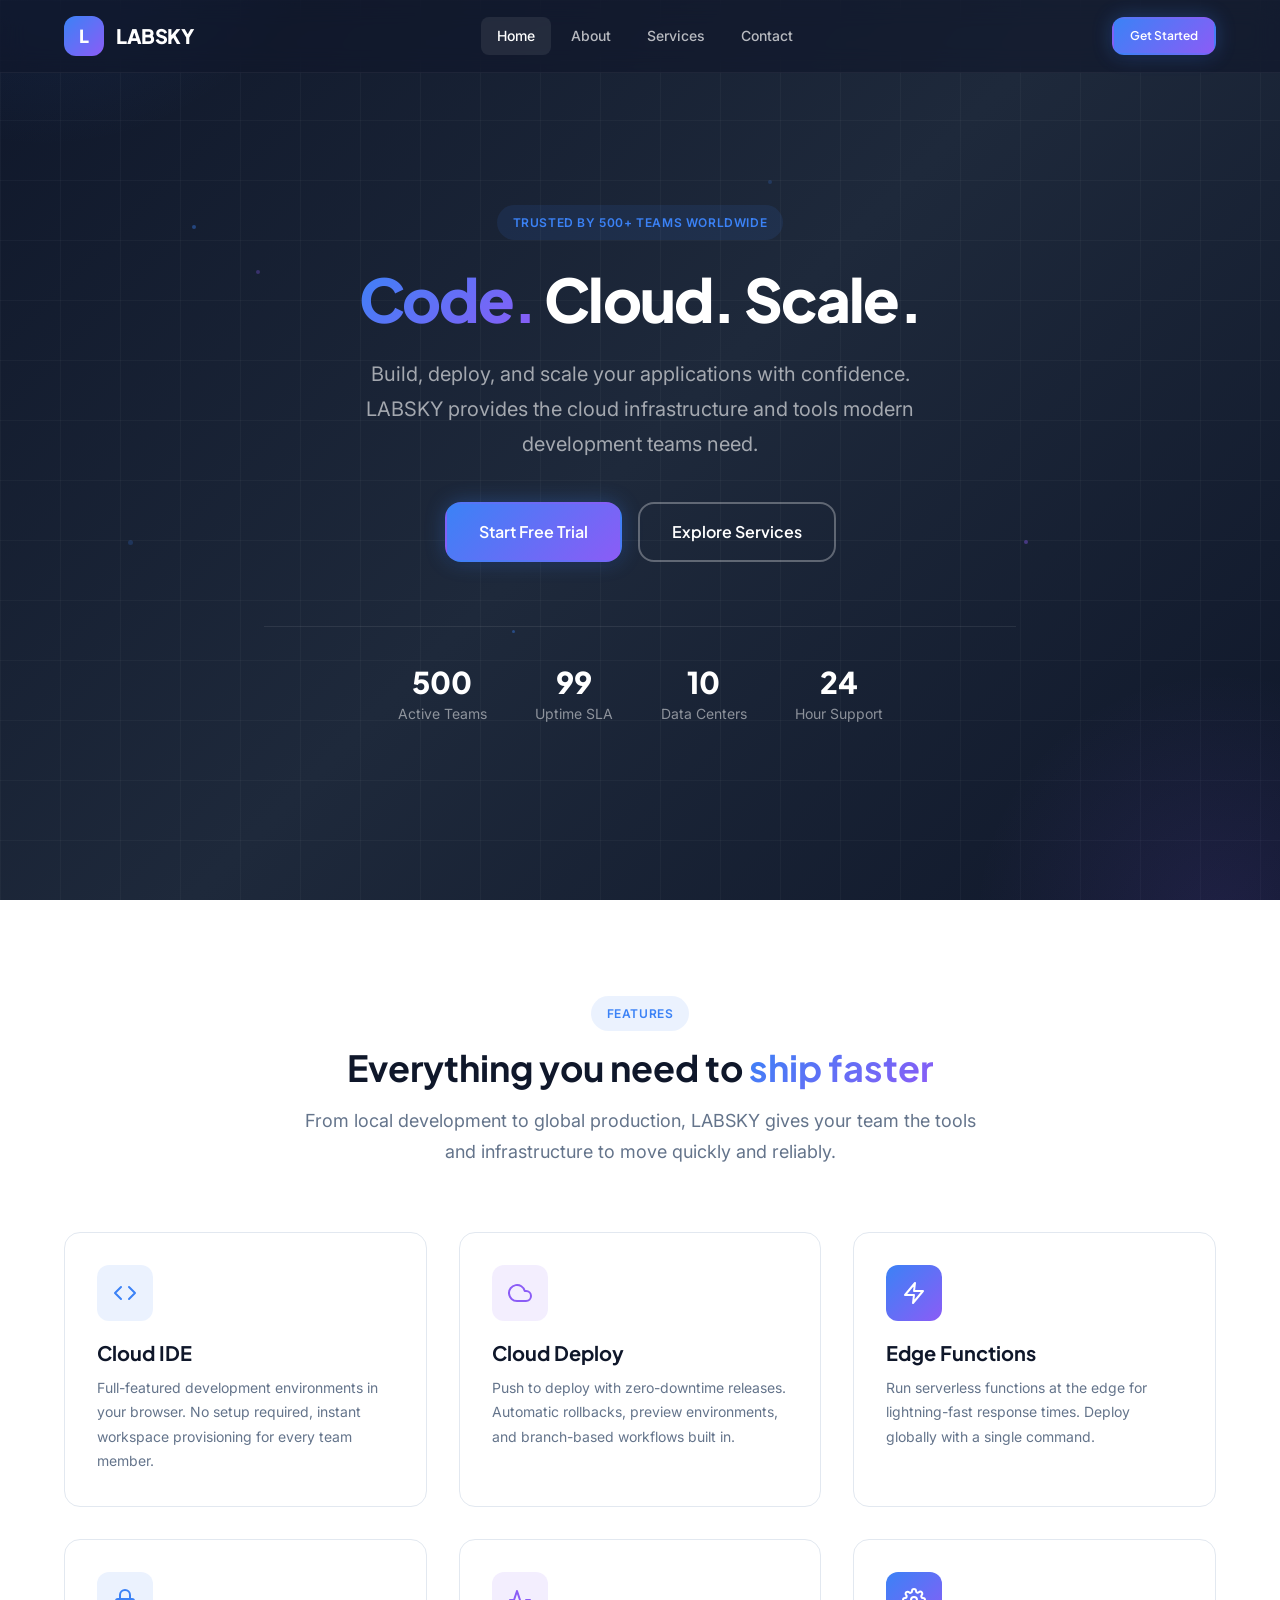
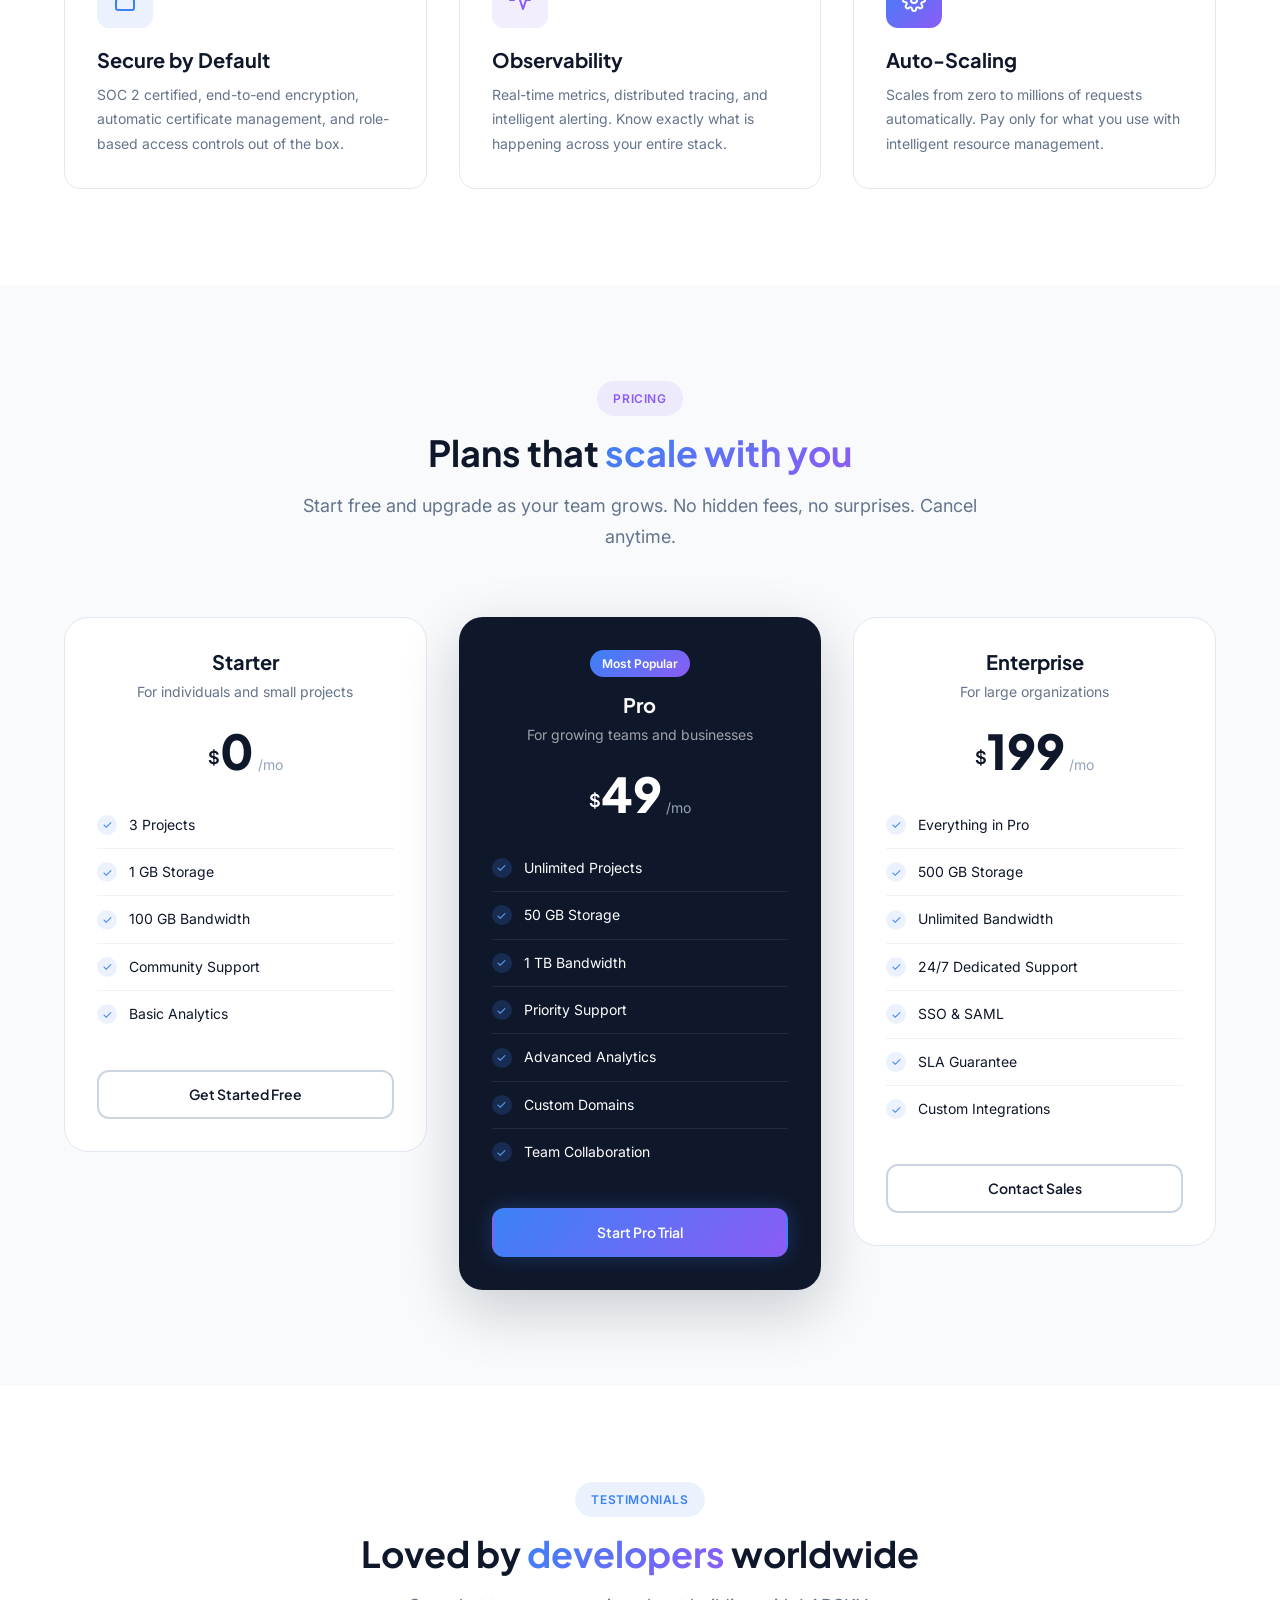
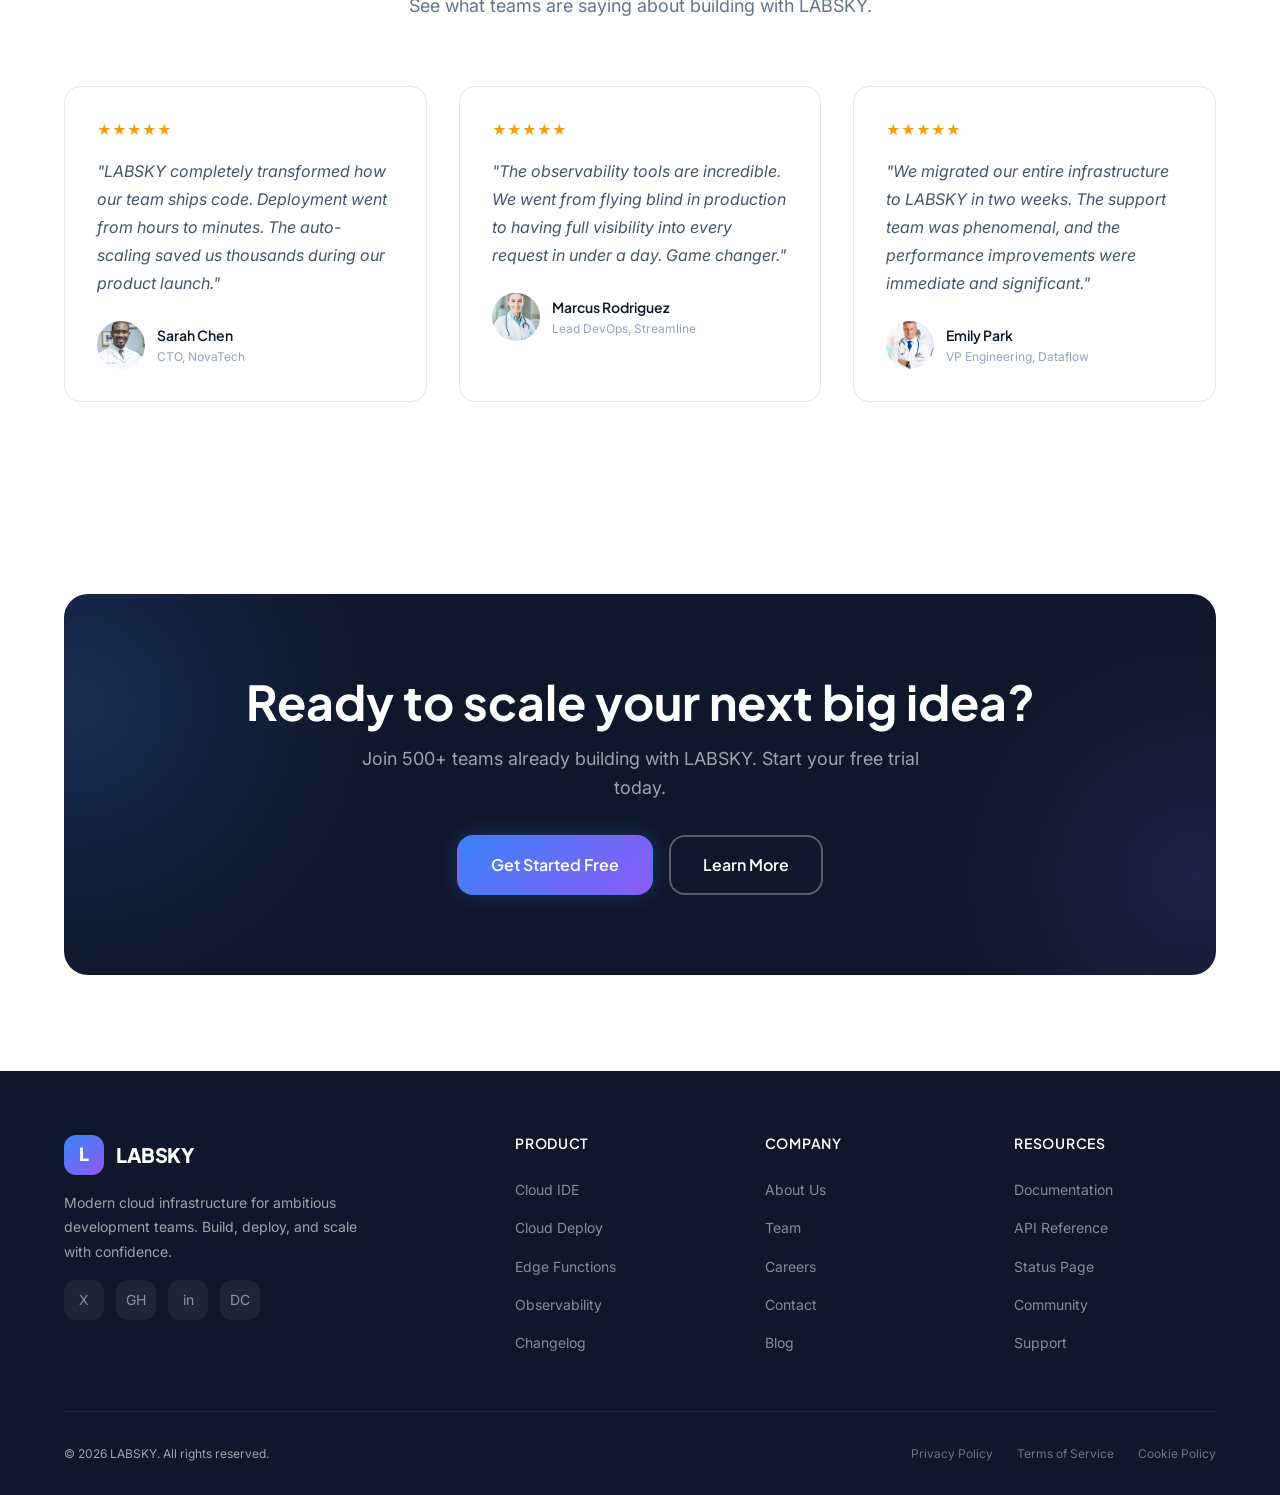
<file: index.html>
<!DOCTYPE html>
<html lang="en">
<head>
  <meta charset="UTF-8">
  <meta name="viewport" content="width=device-width, initial-scale=1.0">
  <title>LABSKY — Code. Cloud. Scale.</title>
  <meta name="description" content="LABSKY is a modern tech startup providing cloud-native development, scalable infrastructure, and intelligent automation for ambitious teams.">
  <link rel="stylesheet" href="assets/css/style.css">
</head>
<body>

  <!-- ============ HEADER ============ -->
  <header class="header">
    <div class="container header-inner">
      <a href="index.html" class="logo">
        <span class="logo-icon">L</span>
        LABSKY
      </a>
      <nav class="nav">
        <a href="index.html" class="active">Home</a>
        <a href="about.html">About</a>
        <a href="services.html">Services</a>
        <a href="contact.html">Contact</a>
      </nav>
      <div class="header-actions">
        <a href="contact.html" class="btn btn-primary btn-sm nav-cta">Get Started</a>
        <button class="burger" aria-label="Toggle navigation">
          <span></span>
          <span></span>
          <span></span>
        </button>
      </div>
    </div>
  </header>

  <!-- Mobile Nav -->
  <nav class="mobile-nav">
    <a href="index.html">Home</a>
    <a href="about.html">About</a>
    <a href="services.html">Services</a>
    <a href="contact.html">Contact</a>
    <a href="contact.html" class="btn btn-primary" style="margin-top:1rem;">Get Started</a>
  </nav>

  <!-- ============ HERO ============ -->
  <section class="hero">
    <div class="hero-grid"></div>
    <div class="hero-particles">
      <div class="hero-particle" style="left:15%;top:25%"></div>
      <div class="hero-particle"></div>
      <div class="hero-particle"></div>
      <div class="hero-particle"></div>
      <div class="hero-particle"></div>
      <div class="hero-particle"></div>
    </div>
    <div class="container hero-content">
      <div class="badge hero-badge">Trusted by 500+ teams worldwide</div>
      <h1>
        <span class="highlight">Code.</span> Cloud. Scale.
      </h1>
      <p class="hero-subtitle">
        Build, deploy, and scale your applications with confidence. LABSKY provides the cloud infrastructure and tools modern development teams need.
      </p>
      <div class="hero-actions">
        <a href="contact.html" class="btn btn-primary btn-lg">Start Free Trial</a>
        <a href="services.html" class="btn btn-outline btn-lg">Explore Services</a>
      </div>
      <div class="hero-stats">
        <div class="hero-stat">
          <span class="hero-stat-value" data-count="500">0</span>
          <span class="hero-stat-label">Active Teams</span>
        </div>
        <div class="hero-stat">
          <span class="hero-stat-value" data-count="99">0</span>
          <span class="hero-stat-label">Uptime SLA</span>
        </div>
        <div class="hero-stat">
          <span class="hero-stat-value" data-count="10">0</span>
          <span class="hero-stat-label">Data Centers</span>
        </div>
        <div class="hero-stat">
          <span class="hero-stat-value" data-count="24">0</span>
          <span class="hero-stat-label">Hour Support</span>
        </div>
      </div>
    </div>
  </section>

  <!-- ============ FEATURES ============ -->
  <section class="section" id="features">
    <div class="container">
      <div class="section-header reveal">
        <span class="badge">Features</span>
        <h2>Everything you need to <span class="text-gradient">ship faster</span></h2>
        <p>From local development to global production, LABSKY gives your team the tools and infrastructure to move quickly and reliably.</p>
      </div>
      <div class="features-grid stagger-children">
        <div class="feature-card reveal">
          <div class="feature-icon blue">
            <svg width="24" height="24" viewBox="0 0 24 24" fill="none" stroke="currentColor" stroke-width="2" stroke-linecap="round" stroke-linejoin="round"><polyline points="16 18 22 12 16 6"/><polyline points="8 6 2 12 8 18"/></svg>
          </div>
          <h3>Cloud IDE</h3>
          <p>Full-featured development environments in your browser. No setup required, instant workspace provisioning for every team member.</p>
        </div>
        <div class="feature-card reveal">
          <div class="feature-icon violet">
            <svg width="24" height="24" viewBox="0 0 24 24" fill="none" stroke="currentColor" stroke-width="2" stroke-linecap="round" stroke-linejoin="round"><path d="M18 10h-1.26A8 8 0 1 0 9 20h9a5 5 0 0 0 0-10z"/></svg>
          </div>
          <h3>Cloud Deploy</h3>
          <p>Push to deploy with zero-downtime releases. Automatic rollbacks, preview environments, and branch-based workflows built in.</p>
        </div>
        <div class="feature-card reveal">
          <div class="feature-icon gradient">
            <svg width="24" height="24" viewBox="0 0 24 24" fill="none" stroke="currentColor" stroke-width="2" stroke-linecap="round" stroke-linejoin="round"><path d="M13 2L3 14h9l-1 8 10-12h-9l1-8z"/></svg>
          </div>
          <h3>Edge Functions</h3>
          <p>Run serverless functions at the edge for lightning-fast response times. Deploy globally with a single command.</p>
        </div>
        <div class="feature-card reveal">
          <div class="feature-icon blue">
            <svg width="24" height="24" viewBox="0 0 24 24" fill="none" stroke="currentColor" stroke-width="2" stroke-linecap="round" stroke-linejoin="round"><rect x="3" y="11" width="18" height="11" rx="2" ry="2"/><path d="M7 11V7a5 5 0 0 1 10 0v4"/></svg>
          </div>
          <h3>Secure by Default</h3>
          <p>SOC 2 certified, end-to-end encryption, automatic certificate management, and role-based access controls out of the box.</p>
        </div>
        <div class="feature-card reveal">
          <div class="feature-icon violet">
            <svg width="24" height="24" viewBox="0 0 24 24" fill="none" stroke="currentColor" stroke-width="2" stroke-linecap="round" stroke-linejoin="round"><path d="M22 12h-4l-3 9L9 3l-3 9H2"/></svg>
          </div>
          <h3>Observability</h3>
          <p>Real-time metrics, distributed tracing, and intelligent alerting. Know exactly what is happening across your entire stack.</p>
        </div>
        <div class="feature-card reveal">
          <div class="feature-icon gradient">
            <svg width="24" height="24" viewBox="0 0 24 24" fill="none" stroke="currentColor" stroke-width="2" stroke-linecap="round" stroke-linejoin="round"><circle cx="12" cy="12" r="3"/><path d="M19.4 15a1.65 1.65 0 0 0 .33 1.82l.06.06a2 2 0 0 1 0 2.83 2 2 0 0 1-2.83 0l-.06-.06a1.65 1.65 0 0 0-1.82-.33 1.65 1.65 0 0 0-1 1.51V21a2 2 0 0 1-2 2 2 2 0 0 1-2-2v-.09A1.65 1.65 0 0 0 9 19.4a1.65 1.65 0 0 0-1.82.33l-.06.06a2 2 0 0 1-2.83 0 2 2 0 0 1 0-2.83l.06-.06A1.65 1.65 0 0 0 4.68 15a1.65 1.65 0 0 0-1.51-1H3a2 2 0 0 1-2-2 2 2 0 0 1 2-2h.09A1.65 1.65 0 0 0 4.6 9a1.65 1.65 0 0 0-.33-1.82l-.06-.06a2 2 0 0 1 0-2.83 2 2 0 0 1 2.83 0l.06.06A1.65 1.65 0 0 0 9 4.68a1.65 1.65 0 0 0 1-1.51V3a2 2 0 0 1 2-2 2 2 0 0 1 2 2v.09a1.65 1.65 0 0 0 1 1.51 1.65 1.65 0 0 0 1.82-.33l.06-.06a2 2 0 0 1 2.83 0 2 2 0 0 1 0 2.83l-.06.06A1.65 1.65 0 0 0 19.4 9a1.65 1.65 0 0 0 1.51 1H21a2 2 0 0 1 2 2 2 2 0 0 1-2 2h-.09a1.65 1.65 0 0 0-1.51 1z"/></svg>
          </div>
          <h3>Auto-Scaling</h3>
          <p>Scales from zero to millions of requests automatically. Pay only for what you use with intelligent resource management.</p>
        </div>
      </div>
    </div>
  </section>

  <!-- ============ PRICING ============ -->
  <section class="section section-light" id="pricing">
    <div class="container">
      <div class="section-header reveal">
        <span class="badge badge-violet">Pricing</span>
        <h2>Plans that <span class="text-gradient">scale with you</span></h2>
        <p>Start free and upgrade as your team grows. No hidden fees, no surprises. Cancel anytime.</p>
      </div>
      <div class="pricing-grid stagger-children">
        <!-- Starter -->
        <div class="pricing-card reveal">
          <h3>Starter</h3>
          <p>For individuals and small projects</p>
          <div class="pricing-amount">
            <span class="pricing-currency">$</span><span class="pricing-value">0</span><span class="pricing-period">/mo</span>
          </div>
          <ul class="pricing-features">
            <li><span class="pricing-check">&#10003;</span> 3 Projects</li>
            <li><span class="pricing-check">&#10003;</span> 1 GB Storage</li>
            <li><span class="pricing-check">&#10003;</span> 100 GB Bandwidth</li>
            <li><span class="pricing-check">&#10003;</span> Community Support</li>
            <li><span class="pricing-check">&#10003;</span> Basic Analytics</li>
          </ul>
          <a href="contact.html" class="btn btn-outline-dark">Get Started Free</a>
        </div>
        <!-- Pro -->
        <div class="pricing-card featured reveal">
          <span class="pricing-badge">Most Popular</span>
          <h3>Pro</h3>
          <p>For growing teams and businesses</p>
          <div class="pricing-amount">
            <span class="pricing-currency">$</span><span class="pricing-value">49</span><span class="pricing-period">/mo</span>
          </div>
          <ul class="pricing-features">
            <li><span class="pricing-check">&#10003;</span> Unlimited Projects</li>
            <li><span class="pricing-check">&#10003;</span> 50 GB Storage</li>
            <li><span class="pricing-check">&#10003;</span> 1 TB Bandwidth</li>
            <li><span class="pricing-check">&#10003;</span> Priority Support</li>
            <li><span class="pricing-check">&#10003;</span> Advanced Analytics</li>
            <li><span class="pricing-check">&#10003;</span> Custom Domains</li>
            <li><span class="pricing-check">&#10003;</span> Team Collaboration</li>
          </ul>
          <a href="contact.html" class="btn btn-primary">Start Pro Trial</a>
        </div>
        <!-- Enterprise -->
        <div class="pricing-card reveal">
          <h3>Enterprise</h3>
          <p>For large organizations</p>
          <div class="pricing-amount">
            <span class="pricing-currency">$</span><span class="pricing-value">199</span><span class="pricing-period">/mo</span>
          </div>
          <ul class="pricing-features">
            <li><span class="pricing-check">&#10003;</span> Everything in Pro</li>
            <li><span class="pricing-check">&#10003;</span> 500 GB Storage</li>
            <li><span class="pricing-check">&#10003;</span> Unlimited Bandwidth</li>
            <li><span class="pricing-check">&#10003;</span> 24/7 Dedicated Support</li>
            <li><span class="pricing-check">&#10003;</span> SSO &amp; SAML</li>
            <li><span class="pricing-check">&#10003;</span> SLA Guarantee</li>
            <li><span class="pricing-check">&#10003;</span> Custom Integrations</li>
          </ul>
          <a href="contact.html" class="btn btn-outline-dark">Contact Sales</a>
        </div>
      </div>
    </div>
  </section>

  <!-- ============ TESTIMONIALS ============ -->
  <section class="section" id="testimonials">
    <div class="container">
      <div class="section-header reveal">
        <span class="badge">Testimonials</span>
        <h2>Loved by <span class="text-gradient">developers</span> worldwide</h2>
        <p>See what teams are saying about building with LABSKY.</p>
      </div>
      <div class="testimonials-grid stagger-children">
        <div class="testimonial-card reveal">
          <div class="testimonial-stars">&#9733;&#9733;&#9733;&#9733;&#9733;</div>
          <p class="testimonial-text">"LABSKY completely transformed how our team ships code. Deployment went from hours to minutes. The auto-scaling saved us thousands during our product launch."</p>
          <div class="testimonial-author">
            <img src="assets/img/team-1.jpg" alt="Sarah Chen" class="testimonial-avatar">
            <div>
              <div class="testimonial-name">Sarah Chen</div>
              <div class="testimonial-role">CTO, NovaTech</div>
            </div>
          </div>
        </div>
        <div class="testimonial-card reveal">
          <div class="testimonial-stars">&#9733;&#9733;&#9733;&#9733;&#9733;</div>
          <p class="testimonial-text">"The observability tools are incredible. We went from flying blind in production to having full visibility into every request in under a day. Game changer."</p>
          <div class="testimonial-author">
            <img src="assets/img/team-2.jpg" alt="Marcus Rodriguez" class="testimonial-avatar">
            <div>
              <div class="testimonial-name">Marcus Rodriguez</div>
              <div class="testimonial-role">Lead DevOps, Streamline</div>
            </div>
          </div>
        </div>
        <div class="testimonial-card reveal">
          <div class="testimonial-stars">&#9733;&#9733;&#9733;&#9733;&#9733;</div>
          <p class="testimonial-text">"We migrated our entire infrastructure to LABSKY in two weeks. The support team was phenomenal, and the performance improvements were immediate and significant."</p>
          <div class="testimonial-author">
            <img src="assets/img/team-3.jpg" alt="Emily Park" class="testimonial-avatar">
            <div>
              <div class="testimonial-name">Emily Park</div>
              <div class="testimonial-role">VP Engineering, Dataflow</div>
            </div>
          </div>
        </div>
      </div>
    </div>
  </section>

  <!-- ============ CTA ============ -->
  <section class="section">
    <div class="container">
      <div class="cta-section reveal-scale">
        <div class="cta-content">
          <h2>Ready to scale your next big idea?</h2>
          <p>Join 500+ teams already building with LABSKY. Start your free trial today.</p>
          <div class="hero-actions">
            <a href="contact.html" class="btn btn-primary btn-lg">Get Started Free</a>
            <a href="services.html" class="btn btn-outline btn-lg">Learn More</a>
          </div>
        </div>
      </div>
    </div>
  </section>

  <!-- ============ FOOTER ============ -->
  <footer class="footer">
    <div class="container">
      <div class="footer-grid">
        <div class="footer-brand">
          <a href="index.html" class="logo">
            <span class="logo-icon">L</span>
            LABSKY
          </a>
          <p>Modern cloud infrastructure for ambitious development teams. Build, deploy, and scale with confidence.</p>
          <div class="footer-social">
            <a href="#" aria-label="Twitter">X</a>
            <a href="#" aria-label="GitHub">GH</a>
            <a href="#" aria-label="LinkedIn">in</a>
            <a href="#" aria-label="Discord">DC</a>
          </div>
        </div>
        <div class="footer-col">
          <h4>Product</h4>
          <a href="services.html">Cloud IDE</a>
          <a href="services.html">Cloud Deploy</a>
          <a href="services.html">Edge Functions</a>
          <a href="services.html">Observability</a>
          <a href="#">Changelog</a>
        </div>
        <div class="footer-col">
          <h4>Company</h4>
          <a href="about.html">About Us</a>
          <a href="about.html">Team</a>
          <a href="#">Careers</a>
          <a href="contact.html">Contact</a>
          <a href="#">Blog</a>
        </div>
        <div class="footer-col">
          <h4>Resources</h4>
          <a href="#">Documentation</a>
          <a href="#">API Reference</a>
          <a href="#">Status Page</a>
          <a href="#">Community</a>
          <a href="#">Support</a>
        </div>
      </div>
      <div class="footer-bottom">
        <p>&copy; <span data-year></span> LABSKY. All rights reserved.</p>
        <div class="footer-bottom-links">
          <a href="#">Privacy Policy</a>
          <a href="#">Terms of Service</a>
          <a href="#">Cookie Policy</a>
        </div>
      </div>
    </div>
  </footer>

  <script src="assets/js/main.js"></script>
</body>
</html>
</file>
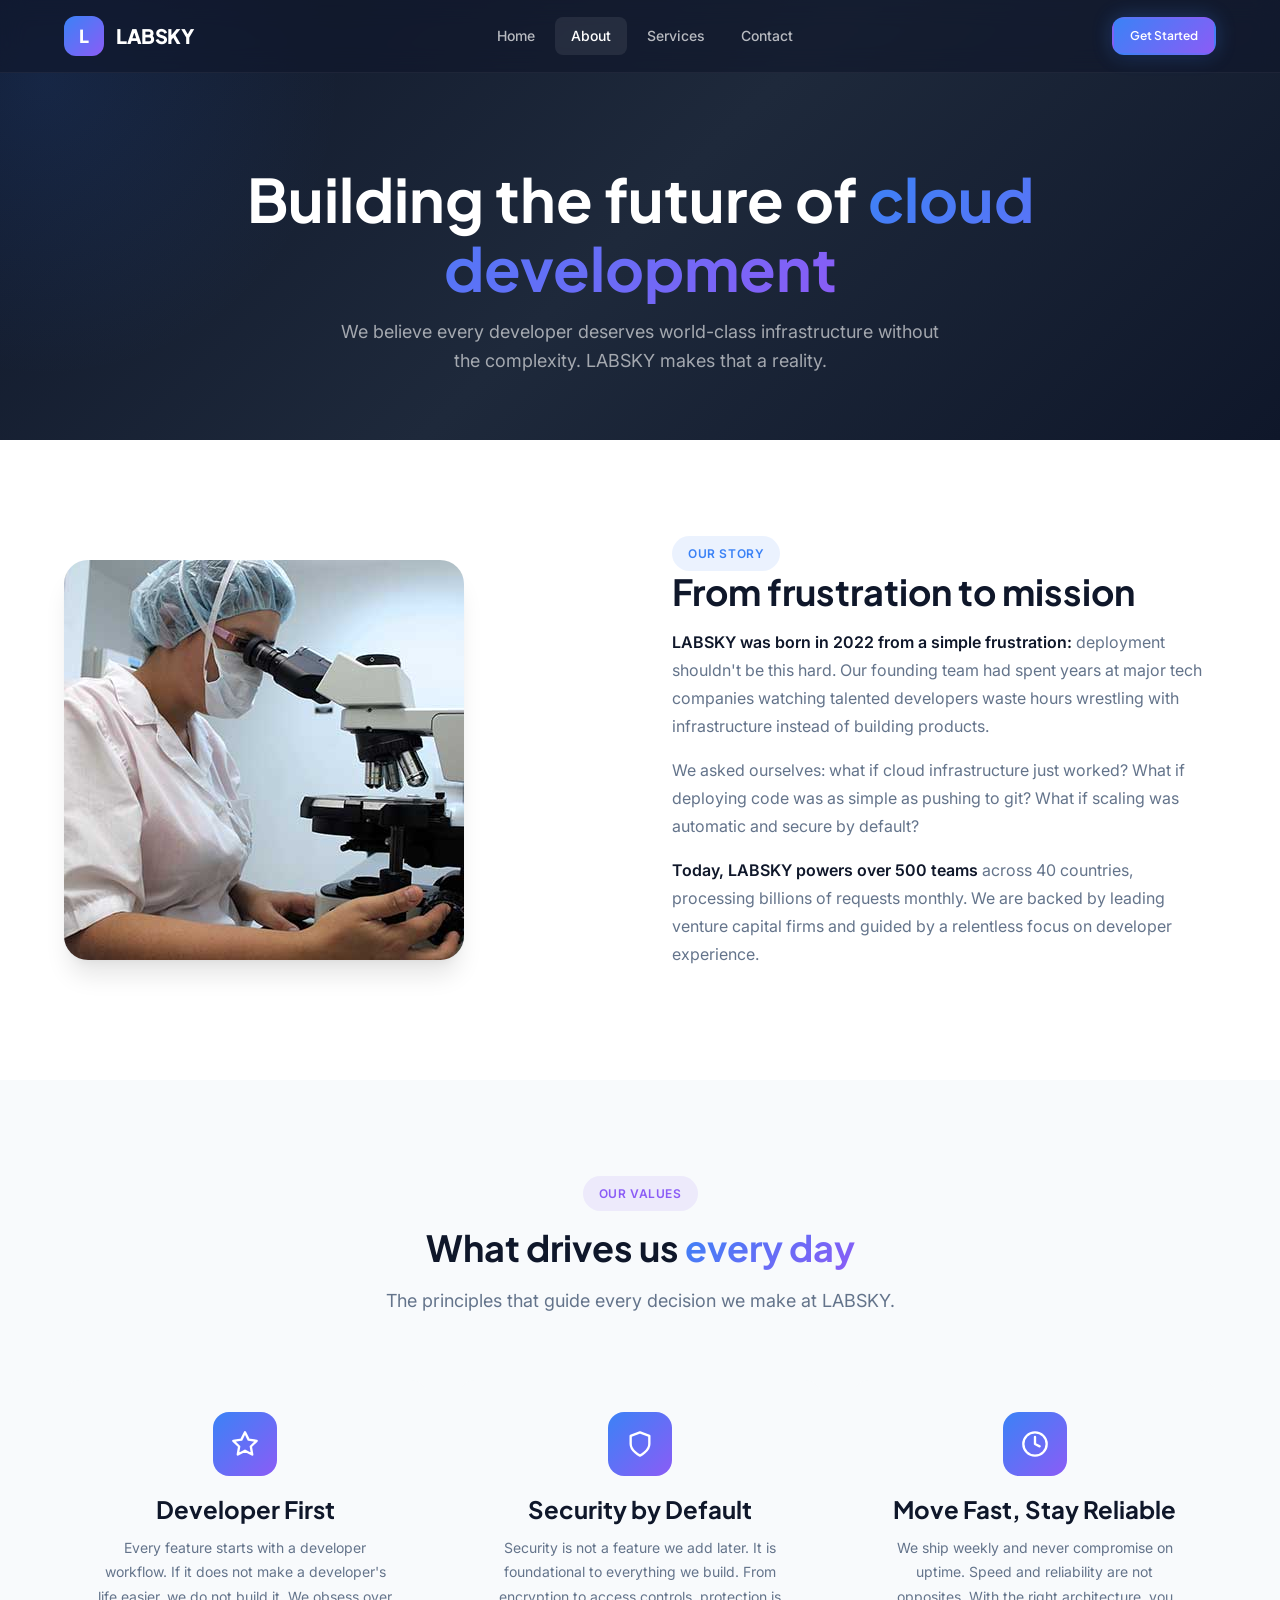
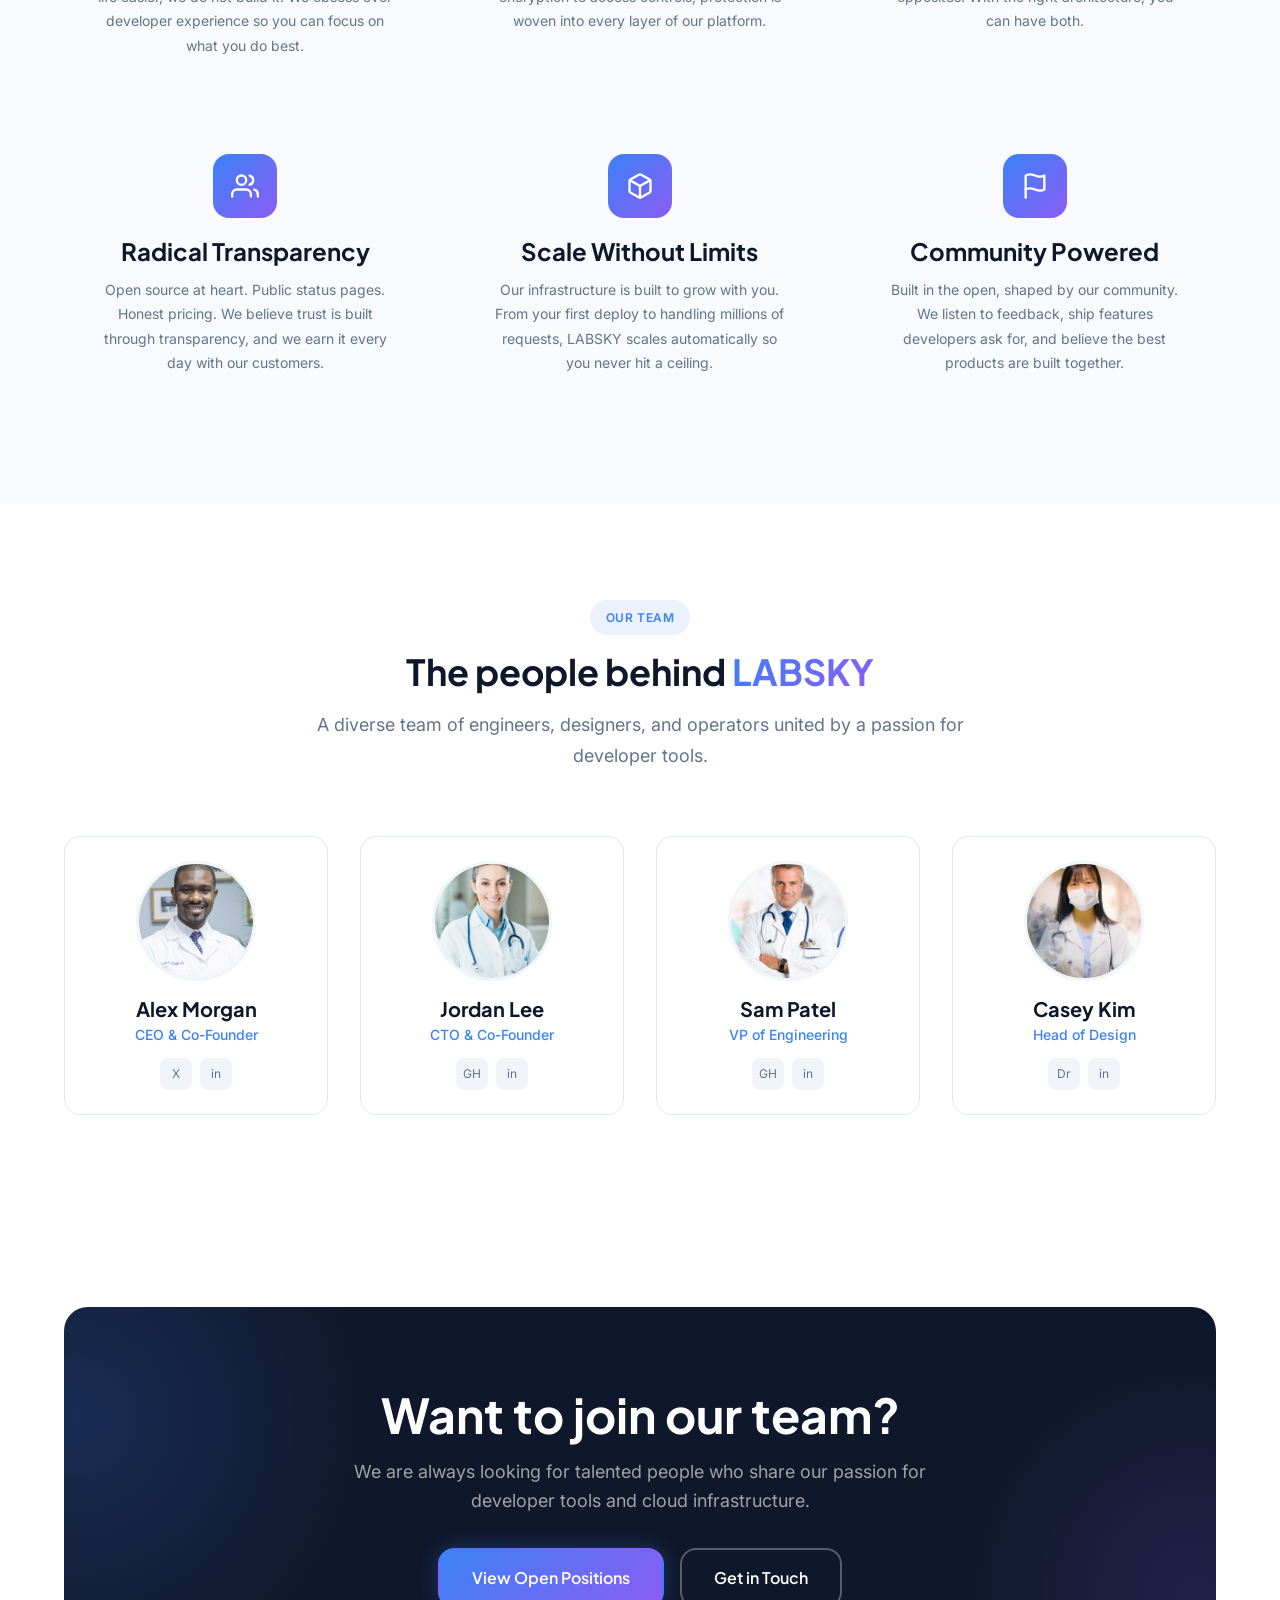
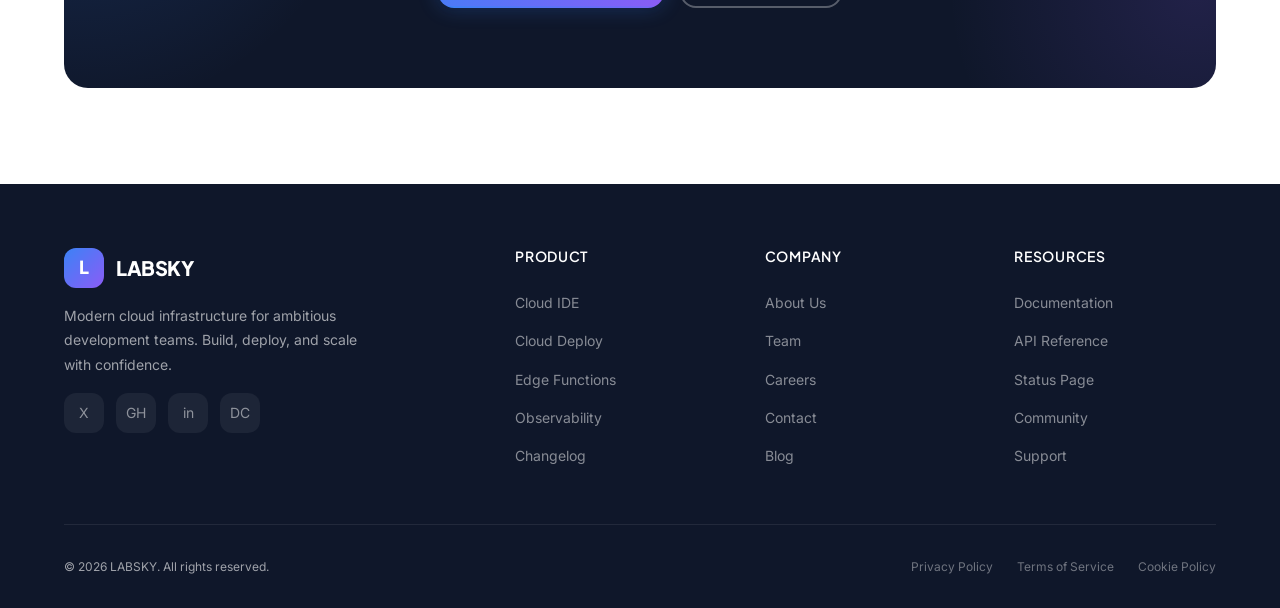
<file: about.html>
<!DOCTYPE html>
<html lang="en">
<head>
  <meta charset="UTF-8">
  <meta name="viewport" content="width=device-width, initial-scale=1.0">
  <title>About Us — LABSKY</title>
  <meta name="description" content="Learn about LABSKY — our mission to empower developers with modern cloud infrastructure, our team, and the values that drive us.">
  <link rel="stylesheet" href="assets/css/style.css">
</head>
<body>

  <!-- ============ HEADER ============ -->
  <header class="header">
    <div class="container header-inner">
      <a href="index.html" class="logo">
        <span class="logo-icon">L</span>
        LABSKY
      </a>
      <nav class="nav">
        <a href="index.html">Home</a>
        <a href="about.html" class="active">About</a>
        <a href="services.html">Services</a>
        <a href="contact.html">Contact</a>
      </nav>
      <div class="header-actions">
        <a href="contact.html" class="btn btn-primary btn-sm nav-cta">Get Started</a>
        <button class="burger" aria-label="Toggle navigation">
          <span></span>
          <span></span>
          <span></span>
        </button>
      </div>
    </div>
  </header>

  <!-- Mobile Nav -->
  <nav class="mobile-nav">
    <a href="index.html">Home</a>
    <a href="about.html">About</a>
    <a href="services.html">Services</a>
    <a href="contact.html">Contact</a>
    <a href="contact.html" class="btn btn-primary" style="margin-top:1rem;">Get Started</a>
  </nav>

  <!-- ============ PAGE HERO ============ -->
  <section class="about-hero">
    <div class="container">
      <h1>Building the future of <span class="text-gradient">cloud development</span></h1>
      <p>We believe every developer deserves world-class infrastructure without the complexity. LABSKY makes that a reality.</p>
    </div>
  </section>

  <!-- ============ STORY ============ -->
  <section class="section">
    <div class="container">
      <div class="story-content">
        <div class="reveal-left">
          <img src="assets/img/about-1.jpg" alt="LABSKY team collaboration">
        </div>
        <div class="reveal-right">
          <span class="badge">Our Story</span>
          <h2>From frustration to mission</h2>
          <p><strong>LABSKY was born in 2022 from a simple frustration:</strong> deployment shouldn't be this hard. Our founding team had spent years at major tech companies watching talented developers waste hours wrestling with infrastructure instead of building products.</p>
          <p>We asked ourselves: what if cloud infrastructure just worked? What if deploying code was as simple as pushing to git? What if scaling was automatic and secure by default?</p>
          <p><strong>Today, LABSKY powers over 500 teams</strong> across 40 countries, processing billions of requests monthly. We are backed by leading venture capital firms and guided by a relentless focus on developer experience.</p>
        </div>
      </div>
    </div>
  </section>

  <!-- ============ VALUES ============ -->
  <section class="section section-light">
    <div class="container">
      <div class="section-header reveal">
        <span class="badge badge-violet">Our Values</span>
        <h2>What drives us <span class="text-gradient">every day</span></h2>
        <p>The principles that guide every decision we make at LABSKY.</p>
      </div>
      <div class="values-grid stagger-children">
        <div class="value-card reveal">
          <div class="value-icon">
            <svg width="28" height="28" viewBox="0 0 24 24" fill="none" stroke="currentColor" stroke-width="2" stroke-linecap="round" stroke-linejoin="round"><polygon points="12 2 15.09 8.26 22 9.27 17 14.14 18.18 21.02 12 17.77 5.82 21.02 7 14.14 2 9.27 8.91 8.26 12 2"/></svg>
          </div>
          <h3>Developer First</h3>
          <p>Every feature starts with a developer workflow. If it does not make a developer's life easier, we do not build it. We obsess over developer experience so you can focus on what you do best.</p>
        </div>
        <div class="value-card reveal">
          <div class="value-icon">
            <svg width="28" height="28" viewBox="0 0 24 24" fill="none" stroke="currentColor" stroke-width="2" stroke-linecap="round" stroke-linejoin="round"><path d="M12 22s8-4 8-10V5l-8-3-8 3v7c0 6 8 10 8 10z"/></svg>
          </div>
          <h3>Security by Default</h3>
          <p>Security is not a feature we add later. It is foundational to everything we build. From encryption to access controls, protection is woven into every layer of our platform.</p>
        </div>
        <div class="value-card reveal">
          <div class="value-icon">
            <svg width="28" height="28" viewBox="0 0 24 24" fill="none" stroke="currentColor" stroke-width="2" stroke-linecap="round" stroke-linejoin="round"><circle cx="12" cy="12" r="10"/><polyline points="12 6 12 12 16 14"/></svg>
          </div>
          <h3>Move Fast, Stay Reliable</h3>
          <p>We ship weekly and never compromise on uptime. Speed and reliability are not opposites. With the right architecture, you can have both.</p>
        </div>
        <div class="value-card reveal">
          <div class="value-icon">
            <svg width="28" height="28" viewBox="0 0 24 24" fill="none" stroke="currentColor" stroke-width="2" stroke-linecap="round" stroke-linejoin="round"><path d="M17 21v-2a4 4 0 0 0-4-4H5a4 4 0 0 0-4 4v2"/><circle cx="9" cy="7" r="4"/><path d="M23 21v-2a4 4 0 0 0-3-3.87"/><path d="M16 3.13a4 4 0 0 1 0 7.75"/></svg>
          </div>
          <h3>Radical Transparency</h3>
          <p>Open source at heart. Public status pages. Honest pricing. We believe trust is built through transparency, and we earn it every day with our customers.</p>
        </div>
        <div class="value-card reveal">
          <div class="value-icon">
            <svg width="28" height="28" viewBox="0 0 24 24" fill="none" stroke="currentColor" stroke-width="2" stroke-linecap="round" stroke-linejoin="round"><path d="M21 16V8a2 2 0 0 0-1-1.73l-7-4a2 2 0 0 0-2 0l-7 4A2 2 0 0 0 3 8v8a2 2 0 0 0 1 1.73l7 4a2 2 0 0 0 2 0l7-4A2 2 0 0 0 21 16z"/><polyline points="3.27 6.96 12 12.01 20.73 6.96"/><line x1="12" y1="22.08" x2="12" y2="12"/></svg>
          </div>
          <h3>Scale Without Limits</h3>
          <p>Our infrastructure is built to grow with you. From your first deploy to handling millions of requests, LABSKY scales automatically so you never hit a ceiling.</p>
        </div>
        <div class="value-card reveal">
          <div class="value-icon">
            <svg width="28" height="28" viewBox="0 0 24 24" fill="none" stroke="currentColor" stroke-width="2" stroke-linecap="round" stroke-linejoin="round"><path d="M4 15s1-1 4-1 5 2 8 2 4-1 4-1V3s-1 1-4 1-5-2-8-2-4 1-4 1z"/><line x1="4" y1="22" x2="4" y2="15"/></svg>
          </div>
          <h3>Community Powered</h3>
          <p>Built in the open, shaped by our community. We listen to feedback, ship features developers ask for, and believe the best products are built together.</p>
        </div>
      </div>
    </div>
  </section>

  <!-- ============ TEAM ============ -->
  <section class="section">
    <div class="container">
      <div class="section-header reveal">
        <span class="badge">Our Team</span>
        <h2>The people behind <span class="text-gradient">LABSKY</span></h2>
        <p>A diverse team of engineers, designers, and operators united by a passion for developer tools.</p>
      </div>
      <div class="team-grid stagger-children">
        <div class="team-card reveal">
          <img src="assets/img/team-1.jpg" alt="Alex Morgan">
          <h4>Alex Morgan</h4>
          <p>CEO &amp; Co-Founder</p>
          <div class="team-social">
            <a href="#" aria-label="Twitter">X</a>
            <a href="#" aria-label="LinkedIn">in</a>
          </div>
        </div>
        <div class="team-card reveal">
          <img src="assets/img/team-2.jpg" alt="Jordan Lee">
          <h4>Jordan Lee</h4>
          <p>CTO &amp; Co-Founder</p>
          <div class="team-social">
            <a href="#" aria-label="GitHub">GH</a>
            <a href="#" aria-label="LinkedIn">in</a>
          </div>
        </div>
        <div class="team-card reveal">
          <img src="assets/img/team-3.jpg" alt="Sam Patel">
          <h4>Sam Patel</h4>
          <p>VP of Engineering</p>
          <div class="team-social">
            <a href="#" aria-label="GitHub">GH</a>
            <a href="#" aria-label="LinkedIn">in</a>
          </div>
        </div>
        <div class="team-card reveal">
          <img src="assets/img/team-4.jpg" alt="Casey Kim">
          <h4>Casey Kim</h4>
          <p>Head of Design</p>
          <div class="team-social">
            <a href="#" aria-label="Dribbble">Dr</a>
            <a href="#" aria-label="LinkedIn">in</a>
          </div>
        </div>
      </div>
    </div>
  </section>

  <!-- ============ CTA ============ -->
  <section class="section">
    <div class="container">
      <div class="cta-section reveal-scale">
        <div class="cta-content">
          <h2>Want to join our team?</h2>
          <p>We are always looking for talented people who share our passion for developer tools and cloud infrastructure.</p>
          <div class="hero-actions">
            <a href="contact.html" class="btn btn-primary btn-lg">View Open Positions</a>
            <a href="contact.html" class="btn btn-outline btn-lg">Get in Touch</a>
          </div>
        </div>
      </div>
    </div>
  </section>

  <!-- ============ FOOTER ============ -->
  <footer class="footer">
    <div class="container">
      <div class="footer-grid">
        <div class="footer-brand">
          <a href="index.html" class="logo">
            <span class="logo-icon">L</span>
            LABSKY
          </a>
          <p>Modern cloud infrastructure for ambitious development teams. Build, deploy, and scale with confidence.</p>
          <div class="footer-social">
            <a href="#" aria-label="Twitter">X</a>
            <a href="#" aria-label="GitHub">GH</a>
            <a href="#" aria-label="LinkedIn">in</a>
            <a href="#" aria-label="Discord">DC</a>
          </div>
        </div>
        <div class="footer-col">
          <h4>Product</h4>
          <a href="services.html">Cloud IDE</a>
          <a href="services.html">Cloud Deploy</a>
          <a href="services.html">Edge Functions</a>
          <a href="services.html">Observability</a>
          <a href="#">Changelog</a>
        </div>
        <div class="footer-col">
          <h4>Company</h4>
          <a href="about.html">About Us</a>
          <a href="about.html">Team</a>
          <a href="#">Careers</a>
          <a href="contact.html">Contact</a>
          <a href="#">Blog</a>
        </div>
        <div class="footer-col">
          <h4>Resources</h4>
          <a href="#">Documentation</a>
          <a href="#">API Reference</a>
          <a href="#">Status Page</a>
          <a href="#">Community</a>
          <a href="#">Support</a>
        </div>
      </div>
      <div class="footer-bottom">
        <p>&copy; <span data-year></span> LABSKY. All rights reserved.</p>
        <div class="footer-bottom-links">
          <a href="#">Privacy Policy</a>
          <a href="#">Terms of Service</a>
          <a href="#">Cookie Policy</a>
        </div>
      </div>
    </div>
  </footer>

  <script src="assets/js/main.js"></script>
</body>
</html>
</file>
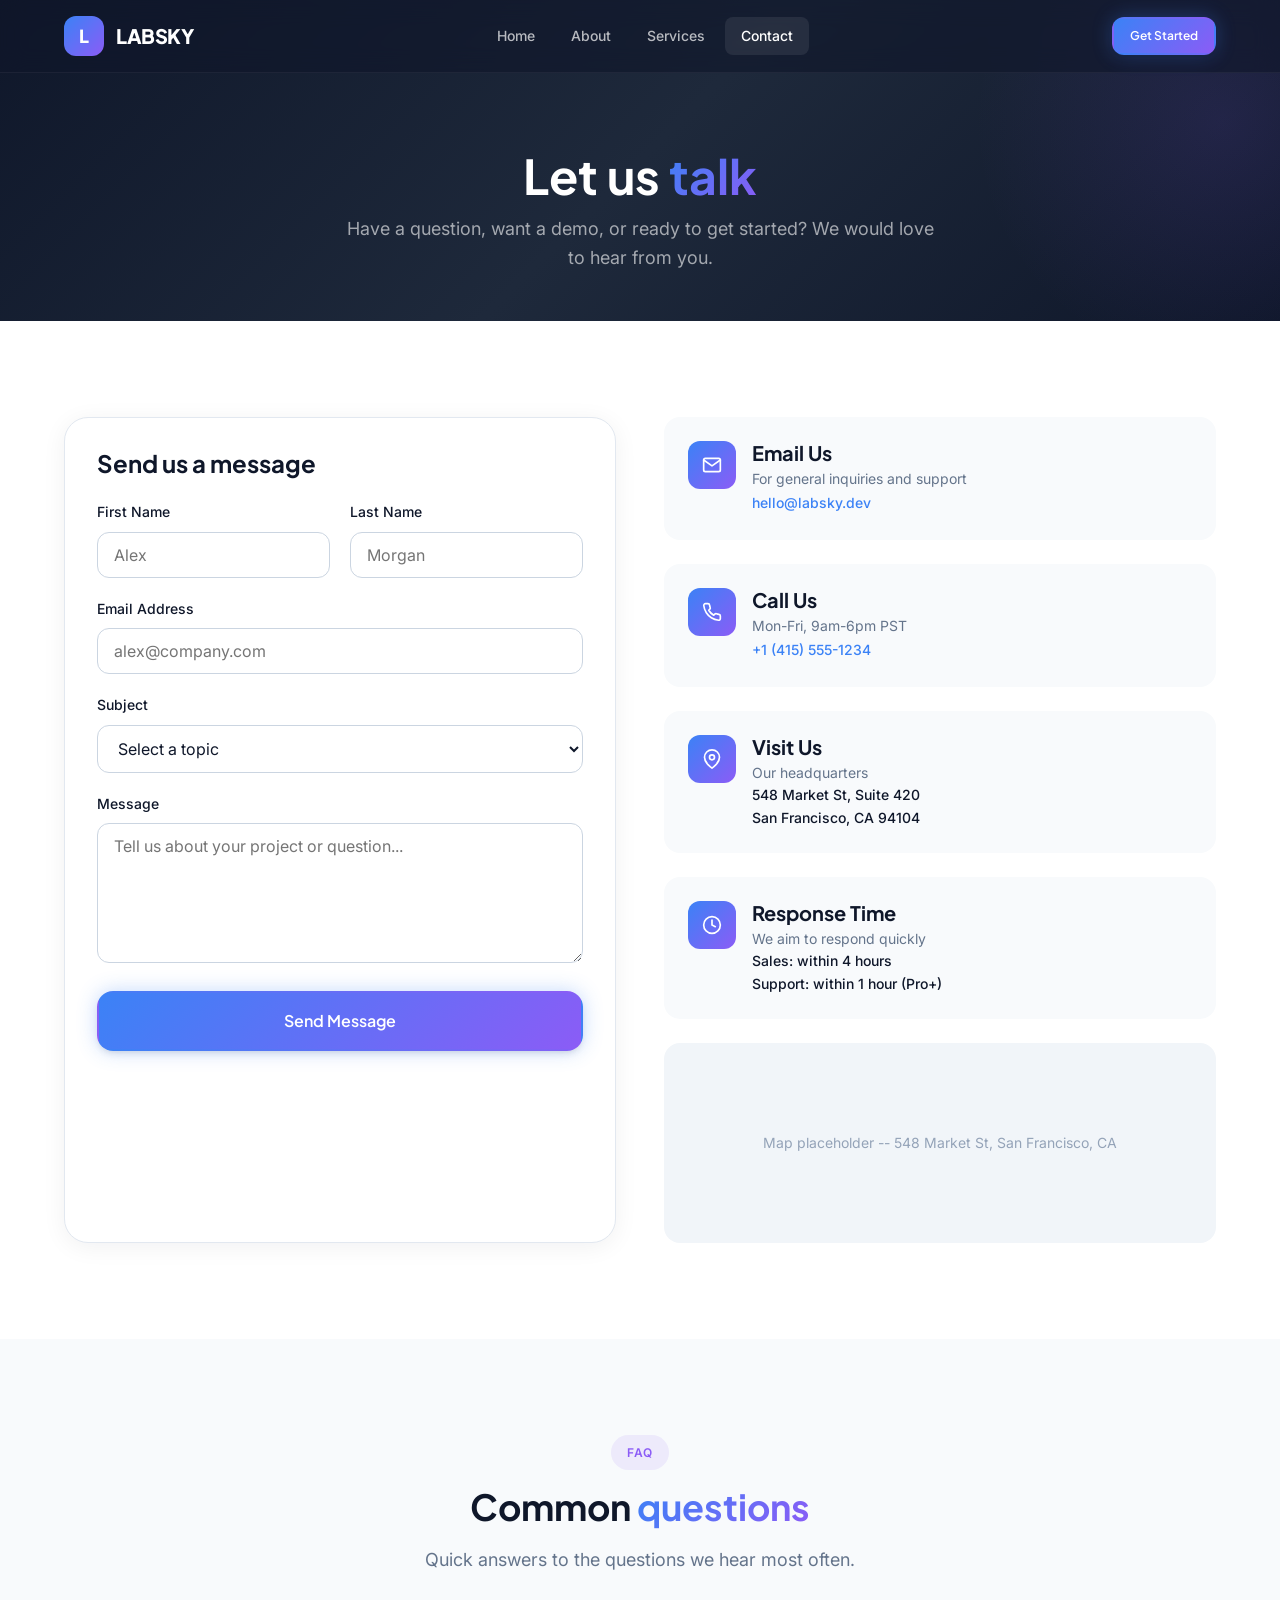
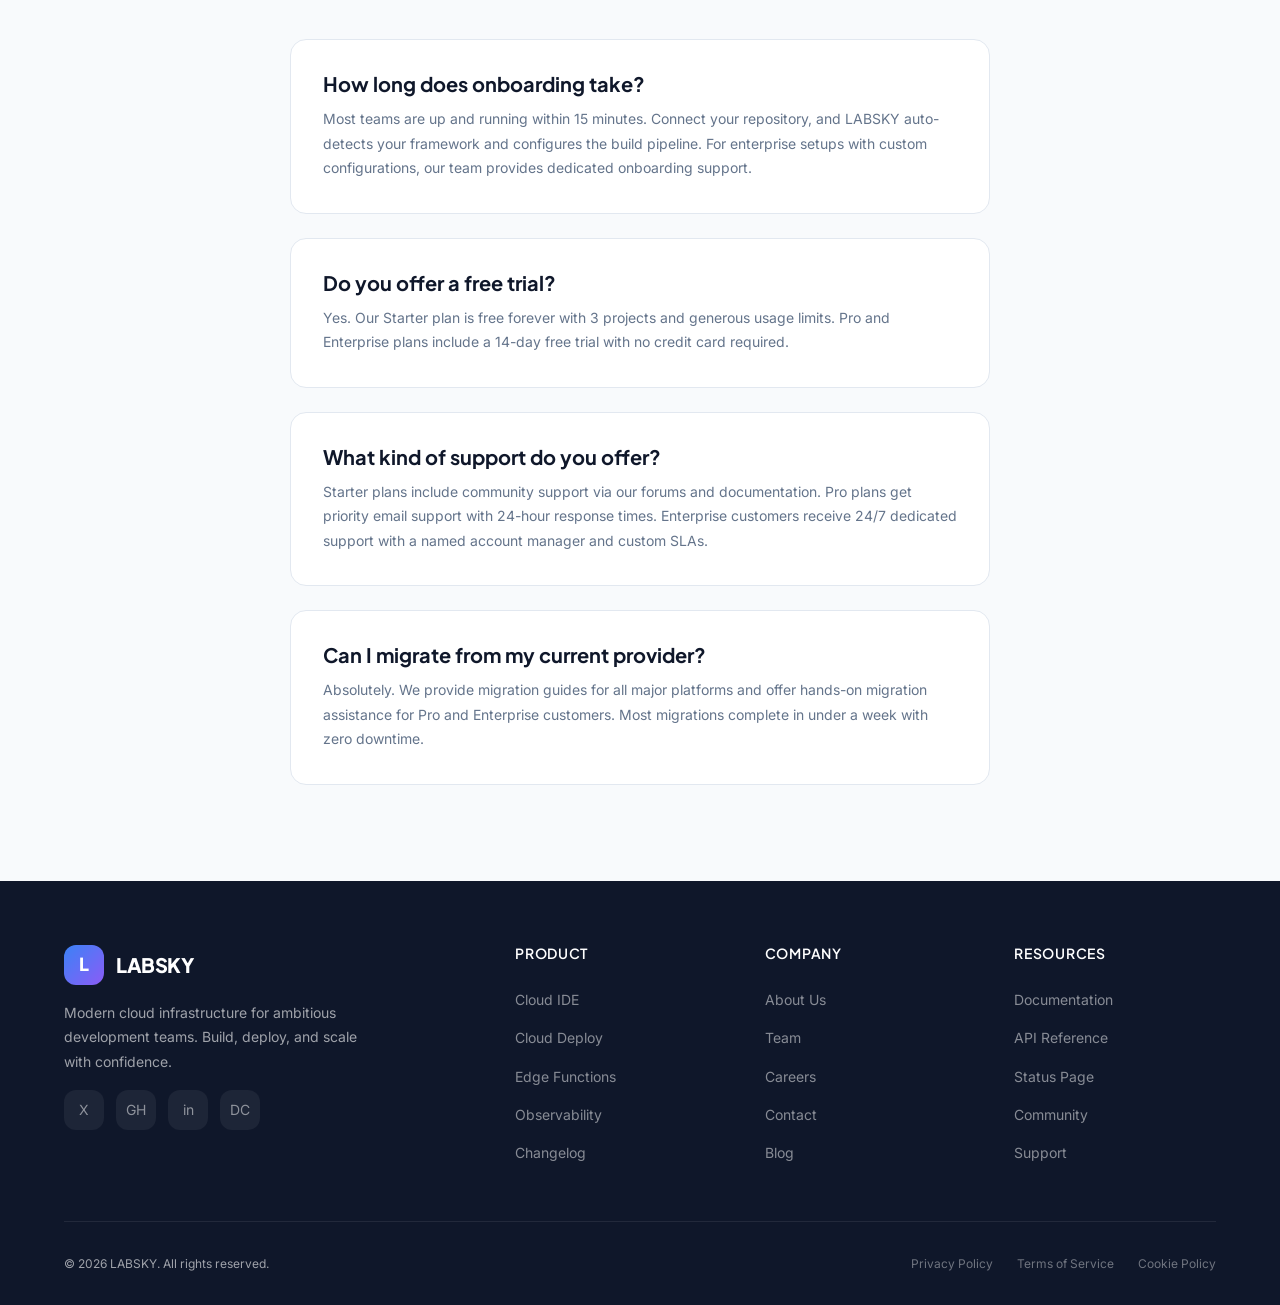
<file: contact.html>
<!DOCTYPE html>
<html lang="en">
<head>
  <meta charset="UTF-8">
  <meta name="viewport" content="width=device-width, initial-scale=1.0">
  <title>Contact — LABSKY</title>
  <meta name="description" content="Get in touch with LABSKY. Whether you need sales info, technical support, or want to join our team, we are here to help.">
  <link rel="stylesheet" href="assets/css/style.css">
</head>
<body>

  <!-- ============ HEADER ============ -->
  <header class="header">
    <div class="container header-inner">
      <a href="index.html" class="logo">
        <span class="logo-icon">L</span>
        LABSKY
      </a>
      <nav class="nav">
        <a href="index.html">Home</a>
        <a href="about.html">About</a>
        <a href="services.html">Services</a>
        <a href="contact.html" class="active">Contact</a>
      </nav>
      <div class="header-actions">
        <a href="contact.html" class="btn btn-primary btn-sm nav-cta">Get Started</a>
        <button class="burger" aria-label="Toggle navigation">
          <span></span>
          <span></span>
          <span></span>
        </button>
      </div>
    </div>
  </header>

  <!-- Mobile Nav -->
  <nav class="mobile-nav">
    <a href="index.html">Home</a>
    <a href="about.html">About</a>
    <a href="services.html">Services</a>
    <a href="contact.html">Contact</a>
    <a href="contact.html" class="btn btn-primary" style="margin-top:1rem;">Get Started</a>
  </nav>

  <!-- ============ PAGE HERO ============ -->
  <section class="page-hero">
    <div class="container">
      <h1>Let us <span class="text-gradient">talk</span></h1>
      <p>Have a question, want a demo, or ready to get started? We would love to hear from you.</p>
    </div>
  </section>

  <!-- ============ CONTACT SECTION ============ -->
  <section class="section">
    <div class="container">
      <div class="contact-grid">
        <!-- Contact Form -->
        <div class="contact-form reveal-left" data-form>
          <h3 style="margin-bottom:var(--space-6);">Send us a message</h3>
          <form data-form>
            <div class="form-row">
              <div class="form-group">
                <label for="firstName">First Name</label>
                <input type="text" id="firstName" name="firstName" placeholder="Alex" required>
              </div>
              <div class="form-group">
                <label for="lastName">Last Name</label>
                <input type="text" id="lastName" name="lastName" placeholder="Morgan" required>
              </div>
            </div>
            <div class="form-group">
              <label for="email">Email Address</label>
              <input type="email" id="email" name="email" placeholder="alex@company.com" required>
            </div>
            <div class="form-group">
              <label for="subject">Subject</label>
              <select id="subject" name="subject" required>
                <option value="">Select a topic</option>
                <option value="sales">Sales Inquiry</option>
                <option value="support">Technical Support</option>
                <option value="partnership">Partnership</option>
                <option value="careers">Careers</option>
                <option value="other">Other</option>
              </select>
            </div>
            <div class="form-group">
              <label for="message">Message</label>
              <textarea id="message" name="message" placeholder="Tell us about your project or question..." required></textarea>
            </div>
            <button type="submit" class="btn btn-primary btn-lg" style="width:100%;">Send Message</button>
            <div class="form-ok">
              &#10003; Thank you! Your message has been sent. We will get back to you within 24 hours.
            </div>
            <div class="form-err">
              &#10007; Please fill in all required fields correctly and try again.
            </div>
          </form>
        </div>

        <!-- Contact Info -->
        <div class="contact-info reveal-right">
          <div class="contact-info-card">
            <div class="contact-info-icon">
              <svg width="20" height="20" viewBox="0 0 24 24" fill="none" stroke="currentColor" stroke-width="2" stroke-linecap="round" stroke-linejoin="round"><path d="M4 4h16c1.1 0 2 .9 2 2v12c0 1.1-.9 2-2 2H4c-1.1 0-2-.9-2-2V6c0-1.1.9-2 2-2z"/><polyline points="22,6 12,13 2,6"/></svg>
            </div>
            <div>
              <h4>Email Us</h4>
              <p>For general inquiries and support</p>
              <a href="mailto:hello@labsky.dev">hello@labsky.dev</a>
            </div>
          </div>

          <div class="contact-info-card">
            <div class="contact-info-icon">
              <svg width="20" height="20" viewBox="0 0 24 24" fill="none" stroke="currentColor" stroke-width="2" stroke-linecap="round" stroke-linejoin="round"><path d="M22 16.92v3a2 2 0 0 1-2.18 2 19.79 19.79 0 0 1-8.63-3.07 19.5 19.5 0 0 1-6-6 19.79 19.79 0 0 1-3.07-8.67A2 2 0 0 1 4.11 2h3a2 2 0 0 1 2 1.72 12.84 12.84 0 0 0 .7 2.81 2 2 0 0 1-.45 2.11L8.09 9.91a16 16 0 0 0 6 6l1.27-1.27a2 2 0 0 1 2.11-.45 12.84 12.84 0 0 0 2.81.7A2 2 0 0 1 22 16.92z"/></svg>
            </div>
            <div>
              <h4>Call Us</h4>
              <p>Mon-Fri, 9am-6pm PST</p>
              <a href="tel:+14155551234">+1 (415) 555-1234</a>
            </div>
          </div>

          <div class="contact-info-card">
            <div class="contact-info-icon">
              <svg width="20" height="20" viewBox="0 0 24 24" fill="none" stroke="currentColor" stroke-width="2" stroke-linecap="round" stroke-linejoin="round"><path d="M21 10c0 7-9 13-9 13s-9-6-9-13a9 9 0 0 1 18 0z"/><circle cx="12" cy="10" r="3"/></svg>
            </div>
            <div>
              <h4>Visit Us</h4>
              <p>Our headquarters</p>
              <p style="color:var(--dark);font-weight:var(--fw-medium);">548 Market St, Suite 420<br>San Francisco, CA 94104</p>
            </div>
          </div>

          <div class="contact-info-card">
            <div class="contact-info-icon">
              <svg width="20" height="20" viewBox="0 0 24 24" fill="none" stroke="currentColor" stroke-width="2" stroke-linecap="round" stroke-linejoin="round"><circle cx="12" cy="12" r="10"/><path d="M12 6v6l4 2"/></svg>
            </div>
            <div>
              <h4>Response Time</h4>
              <p>We aim to respond quickly</p>
              <p style="color:var(--dark);font-weight:var(--fw-medium);">Sales: within 4 hours<br>Support: within 1 hour (Pro+)</p>
            </div>
          </div>

          <div class="contact-map">
            <span>Map placeholder -- 548 Market St, San Francisco, CA</span>
          </div>
        </div>
      </div>
    </div>
  </section>

  <!-- ============ FAQ ============ -->
  <section class="section section-light">
    <div class="container">
      <div class="section-header reveal">
        <span class="badge badge-violet">FAQ</span>
        <h2>Common <span class="text-gradient">questions</span></h2>
        <p>Quick answers to the questions we hear most often.</p>
      </div>
      <div style="max-width:700px;margin:0 auto;">
        <div class="feature-card reveal" style="margin-bottom:var(--space-6);">
          <h3>How long does onboarding take?</h3>
          <p>Most teams are up and running within 15 minutes. Connect your repository, and LABSKY auto-detects your framework and configures the build pipeline. For enterprise setups with custom configurations, our team provides dedicated onboarding support.</p>
        </div>
        <div class="feature-card reveal" style="margin-bottom:var(--space-6);">
          <h3>Do you offer a free trial?</h3>
          <p>Yes. Our Starter plan is free forever with 3 projects and generous usage limits. Pro and Enterprise plans include a 14-day free trial with no credit card required.</p>
        </div>
        <div class="feature-card reveal" style="margin-bottom:var(--space-6);">
          <h3>What kind of support do you offer?</h3>
          <p>Starter plans include community support via our forums and documentation. Pro plans get priority email support with 24-hour response times. Enterprise customers receive 24/7 dedicated support with a named account manager and custom SLAs.</p>
        </div>
        <div class="feature-card reveal">
          <h3>Can I migrate from my current provider?</h3>
          <p>Absolutely. We provide migration guides for all major platforms and offer hands-on migration assistance for Pro and Enterprise customers. Most migrations complete in under a week with zero downtime.</p>
        </div>
      </div>
    </div>
  </section>

  <!-- ============ FOOTER ============ -->
  <footer class="footer">
    <div class="container">
      <div class="footer-grid">
        <div class="footer-brand">
          <a href="index.html" class="logo">
            <span class="logo-icon">L</span>
            LABSKY
          </a>
          <p>Modern cloud infrastructure for ambitious development teams. Build, deploy, and scale with confidence.</p>
          <div class="footer-social">
            <a href="#" aria-label="Twitter">X</a>
            <a href="#" aria-label="GitHub">GH</a>
            <a href="#" aria-label="LinkedIn">in</a>
            <a href="#" aria-label="Discord">DC</a>
          </div>
        </div>
        <div class="footer-col">
          <h4>Product</h4>
          <a href="services.html">Cloud IDE</a>
          <a href="services.html">Cloud Deploy</a>
          <a href="services.html">Edge Functions</a>
          <a href="services.html">Observability</a>
          <a href="#">Changelog</a>
        </div>
        <div class="footer-col">
          <h4>Company</h4>
          <a href="about.html">About Us</a>
          <a href="about.html">Team</a>
          <a href="#">Careers</a>
          <a href="contact.html">Contact</a>
          <a href="#">Blog</a>
        </div>
        <div class="footer-col">
          <h4>Resources</h4>
          <a href="#">Documentation</a>
          <a href="#">API Reference</a>
          <a href="#">Status Page</a>
          <a href="#">Community</a>
          <a href="#">Support</a>
        </div>
      </div>
      <div class="footer-bottom">
        <p>&copy; <span data-year></span> LABSKY. All rights reserved.</p>
        <div class="footer-bottom-links">
          <a href="#">Privacy Policy</a>
          <a href="#">Terms of Service</a>
          <a href="#">Cookie Policy</a>
        </div>
      </div>
    </div>
  </footer>

  <script src="assets/js/main.js"></script>
</body>
</html>
</file>
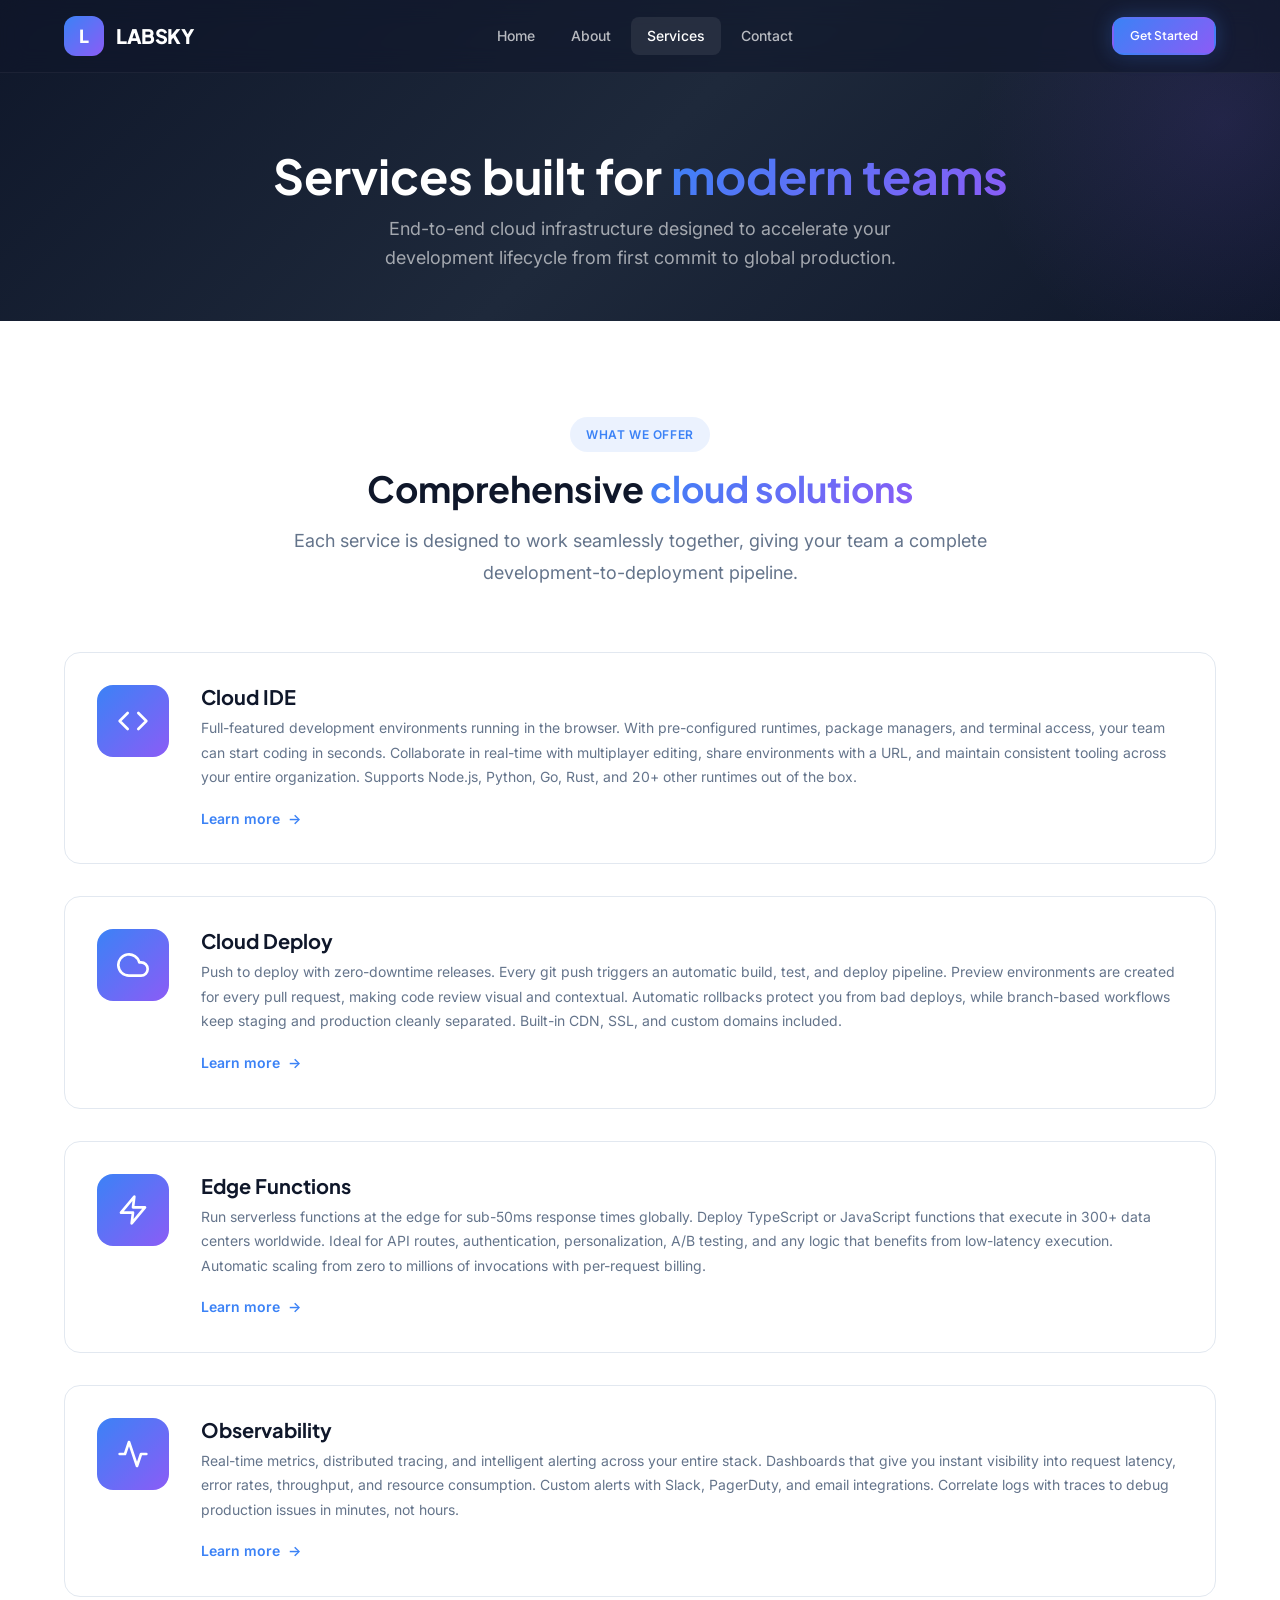
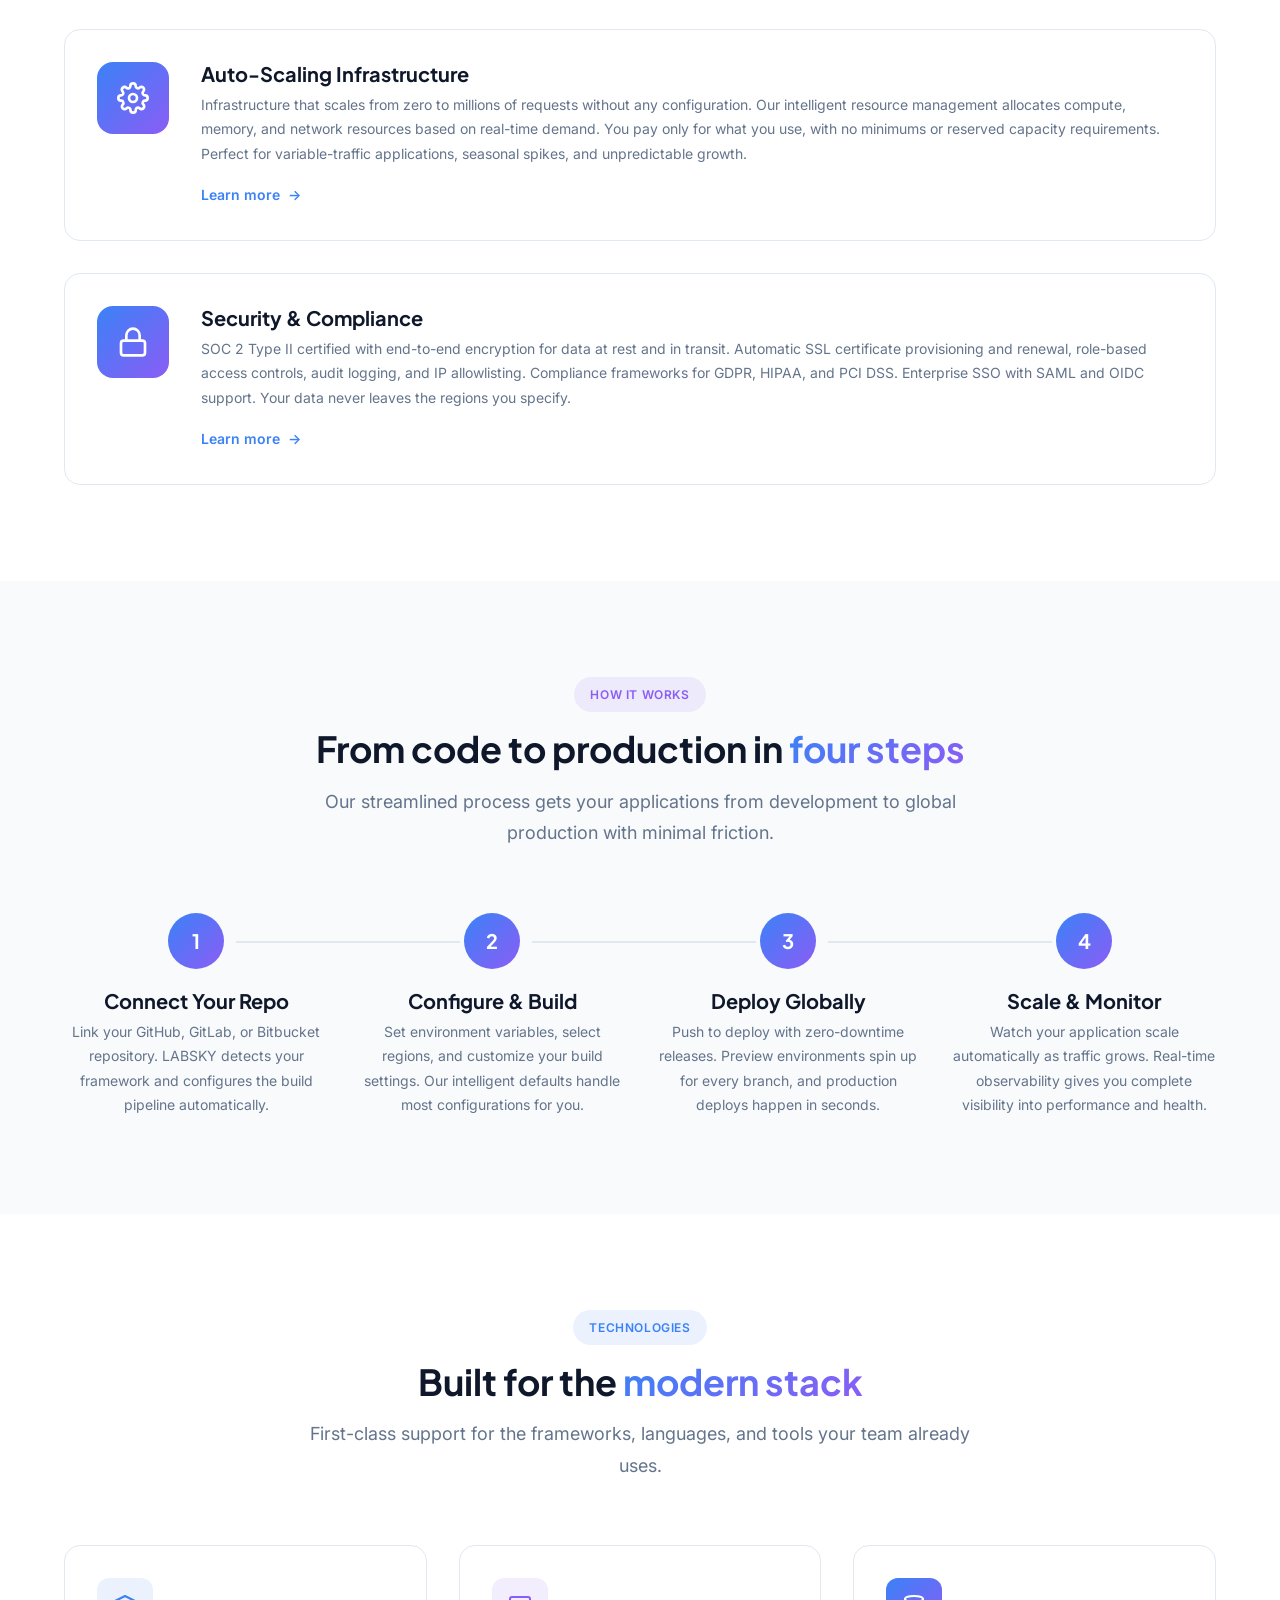
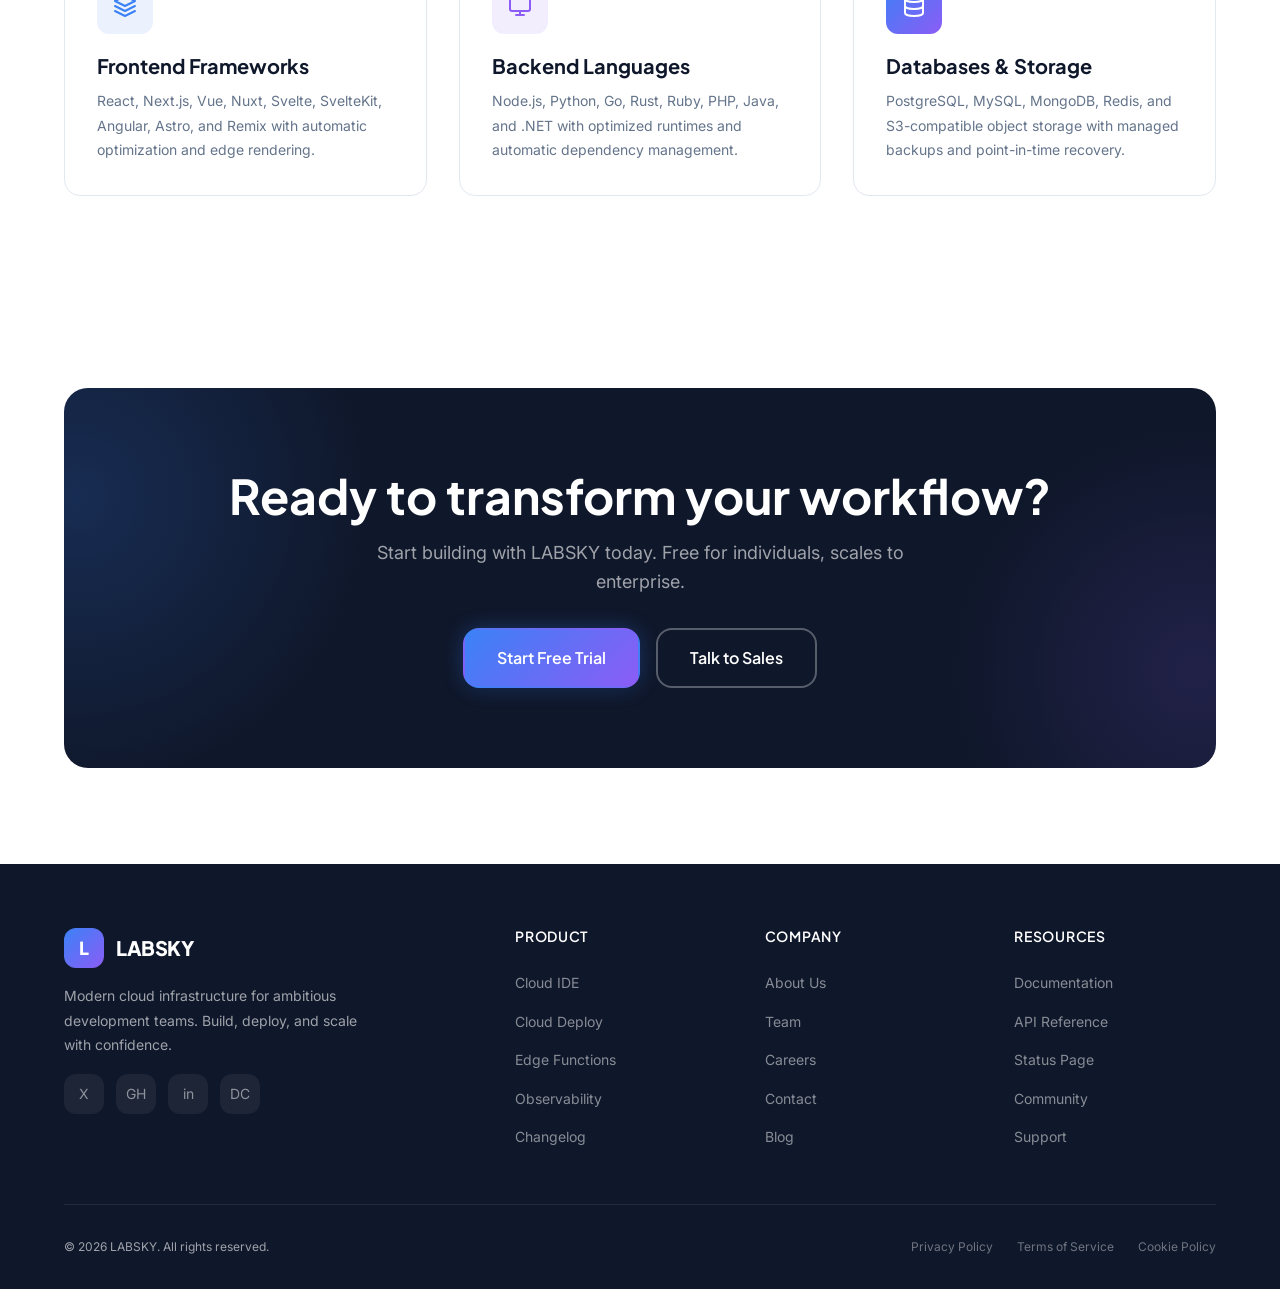
<file: services.html>
<!DOCTYPE html>
<html lang="en">
<head>
  <meta charset="UTF-8">
  <meta name="viewport" content="width=device-width, initial-scale=1.0">
  <title>Services — LABSKY</title>
  <meta name="description" content="LABSKY services: Cloud IDE, Cloud Deploy, Edge Functions, Observability, and Auto-Scaling infrastructure for modern development teams.">
  <link rel="stylesheet" href="assets/css/style.css">
</head>
<body>

  <!-- ============ HEADER ============ -->
  <header class="header">
    <div class="container header-inner">
      <a href="index.html" class="logo">
        <span class="logo-icon">L</span>
        LABSKY
      </a>
      <nav class="nav">
        <a href="index.html">Home</a>
        <a href="about.html">About</a>
        <a href="services.html" class="active">Services</a>
        <a href="contact.html">Contact</a>
      </nav>
      <div class="header-actions">
        <a href="contact.html" class="btn btn-primary btn-sm nav-cta">Get Started</a>
        <button class="burger" aria-label="Toggle navigation">
          <span></span>
          <span></span>
          <span></span>
        </button>
      </div>
    </div>
  </header>

  <!-- Mobile Nav -->
  <nav class="mobile-nav">
    <a href="index.html">Home</a>
    <a href="about.html">About</a>
    <a href="services.html">Services</a>
    <a href="contact.html">Contact</a>
    <a href="contact.html" class="btn btn-primary" style="margin-top:1rem;">Get Started</a>
  </nav>

  <!-- ============ PAGE HERO ============ -->
  <section class="page-hero">
    <div class="container">
      <h1>Services built for <span class="text-gradient">modern teams</span></h1>
      <p>End-to-end cloud infrastructure designed to accelerate your development lifecycle from first commit to global production.</p>
    </div>
  </section>

  <!-- ============ SERVICES LIST ============ -->
  <section class="section">
    <div class="container">
      <div class="section-header reveal">
        <span class="badge">What We Offer</span>
        <h2>Comprehensive <span class="text-gradient">cloud solutions</span></h2>
        <p>Each service is designed to work seamlessly together, giving your team a complete development-to-deployment pipeline.</p>
      </div>
      <div style="display:flex;flex-direction:column;gap:var(--space-8);">
        <div class="service-card reveal">
          <div class="service-card-icon">
            <svg width="32" height="32" viewBox="0 0 24 24" fill="none" stroke="currentColor" stroke-width="2" stroke-linecap="round" stroke-linejoin="round"><polyline points="16 18 22 12 16 6"/><polyline points="8 6 2 12 8 18"/></svg>
          </div>
          <div>
            <h3>Cloud IDE</h3>
            <p>Full-featured development environments running in the browser. With pre-configured runtimes, package managers, and terminal access, your team can start coding in seconds. Collaborate in real-time with multiplayer editing, share environments with a URL, and maintain consistent tooling across your entire organization. Supports Node.js, Python, Go, Rust, and 20+ other runtimes out of the box.</p>
            <a href="contact.html" class="service-card-link">Learn more <span>&rarr;</span></a>
          </div>
        </div>
        <div class="service-card reveal">
          <div class="service-card-icon">
            <svg width="32" height="32" viewBox="0 0 24 24" fill="none" stroke="currentColor" stroke-width="2" stroke-linecap="round" stroke-linejoin="round"><path d="M18 10h-1.26A8 8 0 1 0 9 20h9a5 5 0 0 0 0-10z"/></svg>
          </div>
          <div>
            <h3>Cloud Deploy</h3>
            <p>Push to deploy with zero-downtime releases. Every git push triggers an automatic build, test, and deploy pipeline. Preview environments are created for every pull request, making code review visual and contextual. Automatic rollbacks protect you from bad deploys, while branch-based workflows keep staging and production cleanly separated. Built-in CDN, SSL, and custom domains included.</p>
            <a href="contact.html" class="service-card-link">Learn more <span>&rarr;</span></a>
          </div>
        </div>
        <div class="service-card reveal">
          <div class="service-card-icon">
            <svg width="32" height="32" viewBox="0 0 24 24" fill="none" stroke="currentColor" stroke-width="2" stroke-linecap="round" stroke-linejoin="round"><path d="M13 2L3 14h9l-1 8 10-12h-9l1-8z"/></svg>
          </div>
          <div>
            <h3>Edge Functions</h3>
            <p>Run serverless functions at the edge for sub-50ms response times globally. Deploy TypeScript or JavaScript functions that execute in 300+ data centers worldwide. Ideal for API routes, authentication, personalization, A/B testing, and any logic that benefits from low-latency execution. Automatic scaling from zero to millions of invocations with per-request billing.</p>
            <a href="contact.html" class="service-card-link">Learn more <span>&rarr;</span></a>
          </div>
        </div>
        <div class="service-card reveal">
          <div class="service-card-icon">
            <svg width="32" height="32" viewBox="0 0 24 24" fill="none" stroke="currentColor" stroke-width="2" stroke-linecap="round" stroke-linejoin="round"><path d="M22 12h-4l-3 9L9 3l-3 9H2"/></svg>
          </div>
          <div>
            <h3>Observability</h3>
            <p>Real-time metrics, distributed tracing, and intelligent alerting across your entire stack. Dashboards that give you instant visibility into request latency, error rates, throughput, and resource consumption. Custom alerts with Slack, PagerDuty, and email integrations. Correlate logs with traces to debug production issues in minutes, not hours.</p>
            <a href="contact.html" class="service-card-link">Learn more <span>&rarr;</span></a>
          </div>
        </div>
        <div class="service-card reveal">
          <div class="service-card-icon">
            <svg width="32" height="32" viewBox="0 0 24 24" fill="none" stroke="currentColor" stroke-width="2" stroke-linecap="round" stroke-linejoin="round"><circle cx="12" cy="12" r="3"/><path d="M19.4 15a1.65 1.65 0 0 0 .33 1.82l.06.06a2 2 0 0 1 0 2.83 2 2 0 0 1-2.83 0l-.06-.06a1.65 1.65 0 0 0-1.82-.33 1.65 1.65 0 0 0-1 1.51V21a2 2 0 0 1-2 2 2 2 0 0 1-2-2v-.09A1.65 1.65 0 0 0 9 19.4a1.65 1.65 0 0 0-1.82.33l-.06.06a2 2 0 0 1-2.83 0 2 2 0 0 1 0-2.83l.06-.06A1.65 1.65 0 0 0 4.68 15a1.65 1.65 0 0 0-1.51-1H3a2 2 0 0 1-2-2 2 2 0 0 1 2-2h.09A1.65 1.65 0 0 0 4.6 9a1.65 1.65 0 0 0-.33-1.82l-.06-.06a2 2 0 0 1 0-2.83 2 2 0 0 1 2.83 0l.06.06A1.65 1.65 0 0 0 9 4.68a1.65 1.65 0 0 0 1-1.51V3a2 2 0 0 1 2-2 2 2 0 0 1 2 2v.09a1.65 1.65 0 0 0 1 1.51 1.65 1.65 0 0 0 1.82-.33l.06-.06a2 2 0 0 1 2.83 0 2 2 0 0 1 0 2.83l-.06.06A1.65 1.65 0 0 0 19.4 9a1.65 1.65 0 0 0 1.51 1H21a2 2 0 0 1 2 2 2 2 0 0 1-2 2h-.09a1.65 1.65 0 0 0-1.51 1z"/></svg>
          </div>
          <div>
            <h3>Auto-Scaling Infrastructure</h3>
            <p>Infrastructure that scales from zero to millions of requests without any configuration. Our intelligent resource management allocates compute, memory, and network resources based on real-time demand. You pay only for what you use, with no minimums or reserved capacity requirements. Perfect for variable-traffic applications, seasonal spikes, and unpredictable growth.</p>
            <a href="contact.html" class="service-card-link">Learn more <span>&rarr;</span></a>
          </div>
        </div>
        <div class="service-card reveal">
          <div class="service-card-icon">
            <svg width="32" height="32" viewBox="0 0 24 24" fill="none" stroke="currentColor" stroke-width="2" stroke-linecap="round" stroke-linejoin="round"><rect x="3" y="11" width="18" height="11" rx="2" ry="2"/><path d="M7 11V7a5 5 0 0 1 10 0v4"/></svg>
          </div>
          <div>
            <h3>Security &amp; Compliance</h3>
            <p>SOC 2 Type II certified with end-to-end encryption for data at rest and in transit. Automatic SSL certificate provisioning and renewal, role-based access controls, audit logging, and IP allowlisting. Compliance frameworks for GDPR, HIPAA, and PCI DSS. Enterprise SSO with SAML and OIDC support. Your data never leaves the regions you specify.</p>
            <a href="contact.html" class="service-card-link">Learn more <span>&rarr;</span></a>
          </div>
        </div>
      </div>
    </div>
  </section>

  <!-- ============ PROCESS ============ -->
  <section class="section section-light">
    <div class="container">
      <div class="section-header reveal">
        <span class="badge badge-violet">How It Works</span>
        <h2>From code to production in <span class="text-gradient">four steps</span></h2>
        <p>Our streamlined process gets your applications from development to global production with minimal friction.</p>
      </div>
      <div class="process-steps">
        <div class="process-step reveal">
          <div class="process-step-number">1</div>
          <h4>Connect Your Repo</h4>
          <p>Link your GitHub, GitLab, or Bitbucket repository. LABSKY detects your framework and configures the build pipeline automatically.</p>
        </div>
        <div class="process-step reveal">
          <div class="process-step-number">2</div>
          <h4>Configure &amp; Build</h4>
          <p>Set environment variables, select regions, and customize your build settings. Our intelligent defaults handle most configurations for you.</p>
        </div>
        <div class="process-step reveal">
          <div class="process-step-number">3</div>
          <h4>Deploy Globally</h4>
          <p>Push to deploy with zero-downtime releases. Preview environments spin up for every branch, and production deploys happen in seconds.</p>
        </div>
        <div class="process-step reveal">
          <div class="process-step-number">4</div>
          <h4>Scale &amp; Monitor</h4>
          <p>Watch your application scale automatically as traffic grows. Real-time observability gives you complete visibility into performance and health.</p>
        </div>
      </div>
    </div>
  </section>

  <!-- ============ TECHNOLOGIES ============ -->
  <section class="section">
    <div class="container">
      <div class="section-header reveal">
        <span class="badge">Technologies</span>
        <h2>Built for the <span class="text-gradient">modern stack</span></h2>
        <p>First-class support for the frameworks, languages, and tools your team already uses.</p>
      </div>
      <div class="features-grid stagger-children">
        <div class="feature-card reveal">
          <div class="feature-icon blue">
            <svg width="24" height="24" viewBox="0 0 24 24" fill="none" stroke="currentColor" stroke-width="2" stroke-linecap="round" stroke-linejoin="round"><path d="M12 2L2 7l10 5 10-5-10-5z"/><path d="M2 17l10 5 10-5"/><path d="M2 12l10 5 10-5"/></svg>
          </div>
          <h3>Frontend Frameworks</h3>
          <p>React, Next.js, Vue, Nuxt, Svelte, SvelteKit, Angular, Astro, and Remix with automatic optimization and edge rendering.</p>
        </div>
        <div class="feature-card reveal">
          <div class="feature-icon violet">
            <svg width="24" height="24" viewBox="0 0 24 24" fill="none" stroke="currentColor" stroke-width="2" stroke-linecap="round" stroke-linejoin="round"><rect x="2" y="3" width="20" height="14" rx="2" ry="2"/><line x1="8" y1="21" x2="16" y2="21"/><line x1="12" y1="17" x2="12" y2="21"/></svg>
          </div>
          <h3>Backend Languages</h3>
          <p>Node.js, Python, Go, Rust, Ruby, PHP, Java, and .NET with optimized runtimes and automatic dependency management.</p>
        </div>
        <div class="feature-card reveal">
          <div class="feature-icon gradient">
            <svg width="24" height="24" viewBox="0 0 24 24" fill="none" stroke="currentColor" stroke-width="2" stroke-linecap="round" stroke-linejoin="round"><ellipse cx="12" cy="5" rx="9" ry="3"/><path d="M21 12c0 1.66-4 3-9 3s-9-1.34-9-3"/><path d="M3 5v14c0 1.66 4 3 9 3s9-1.34 9-3V5"/></svg>
          </div>
          <h3>Databases &amp; Storage</h3>
          <p>PostgreSQL, MySQL, MongoDB, Redis, and S3-compatible object storage with managed backups and point-in-time recovery.</p>
        </div>
      </div>
    </div>
  </section>

  <!-- ============ CTA ============ -->
  <section class="section">
    <div class="container">
      <div class="cta-section reveal-scale">
        <div class="cta-content">
          <h2>Ready to transform your workflow?</h2>
          <p>Start building with LABSKY today. Free for individuals, scales to enterprise.</p>
          <div class="hero-actions">
            <a href="contact.html" class="btn btn-primary btn-lg">Start Free Trial</a>
            <a href="contact.html" class="btn btn-outline btn-lg">Talk to Sales</a>
          </div>
        </div>
      </div>
    </div>
  </section>

  <!-- ============ FOOTER ============ -->
  <footer class="footer">
    <div class="container">
      <div class="footer-grid">
        <div class="footer-brand">
          <a href="index.html" class="logo">
            <span class="logo-icon">L</span>
            LABSKY
          </a>
          <p>Modern cloud infrastructure for ambitious development teams. Build, deploy, and scale with confidence.</p>
          <div class="footer-social">
            <a href="#" aria-label="Twitter">X</a>
            <a href="#" aria-label="GitHub">GH</a>
            <a href="#" aria-label="LinkedIn">in</a>
            <a href="#" aria-label="Discord">DC</a>
          </div>
        </div>
        <div class="footer-col">
          <h4>Product</h4>
          <a href="services.html">Cloud IDE</a>
          <a href="services.html">Cloud Deploy</a>
          <a href="services.html">Edge Functions</a>
          <a href="services.html">Observability</a>
          <a href="#">Changelog</a>
        </div>
        <div class="footer-col">
          <h4>Company</h4>
          <a href="about.html">About Us</a>
          <a href="about.html">Team</a>
          <a href="#">Careers</a>
          <a href="contact.html">Contact</a>
          <a href="#">Blog</a>
        </div>
        <div class="footer-col">
          <h4>Resources</h4>
          <a href="#">Documentation</a>
          <a href="#">API Reference</a>
          <a href="#">Status Page</a>
          <a href="#">Community</a>
          <a href="#">Support</a>
        </div>
      </div>
      <div class="footer-bottom">
        <p>&copy; <span data-year></span> LABSKY. All rights reserved.</p>
        <div class="footer-bottom-links">
          <a href="#">Privacy Policy</a>
          <a href="#">Terms of Service</a>
          <a href="#">Cookie Policy</a>
        </div>
      </div>
    </div>
  </footer>

  <script src="assets/js/main.js"></script>
</body>
</html>
</file>
<file: assets/css/style.css>
/* ============================================================
   LABSKY — Tech Startup / SaaS Design System
   Code. Cloud. Scale.
   ============================================================ */

/* --- Google Fonts --- */
@import url('https://fonts.googleapis.com/css2?family=Plus+Jakarta+Sans:ital,wght@0,300;0,400;0,500;0,600;0,700;0,800;1,400;1,600&family=Inter:wght@300;400;500;600;700&display=swap');

/* ============================================================
   1. CUSTOM PROPERTIES
   ============================================================ */
:root {
  /* Brand */
  --blue: #3B82F6;
  --blue-dark: #2563EB;
  --blue-light: #60A5FA;
  --violet: #8B5CF6;
  --violet-dark: #7C3AED;
  --violet-light: #A78BFA;
  --dark: #0F172A;
  --dark-700: #1E293B;
  --dark-600: #334155;
  --dark-500: #475569;
  --white: #FFFFFF;
  --gray-50: #F8FAFC;
  --gray-100: #F1F5F9;
  --gray-200: #E2E8F0;
  --gray-300: #CBD5E1;
  --gray-400: #94A3B8;
  --gray-500: #64748B;
  --gray-600: #475569;

  /* Gradients */
  --gradient-primary: linear-gradient(135deg, var(--blue) 0%, var(--violet) 100%);
  --gradient-hero: linear-gradient(135deg, #0F172A 0%, #1E293B 50%, #0F172A 100%);
  --gradient-accent: linear-gradient(135deg, var(--blue) 0%, var(--violet) 50%, var(--blue) 100%);
  --gradient-card: linear-gradient(145deg, rgba(59,130,246,0.05) 0%, rgba(139,92,246,0.05) 100%);
  --gradient-text: linear-gradient(135deg, var(--blue) 0%, var(--violet) 100%);

  /* Typography */
  --font-heading: 'Plus Jakarta Sans', -apple-system, BlinkMacSystemFont, 'Segoe UI', sans-serif;
  --font-body: 'Inter', -apple-system, BlinkMacSystemFont, 'Segoe UI', sans-serif;
  --fs-xs: 0.75rem;
  --fs-sm: 0.875rem;
  --fs-base: 1rem;
  --fs-lg: 1.125rem;
  --fs-xl: 1.25rem;
  --fs-2xl: 1.5rem;
  --fs-3xl: 1.875rem;
  --fs-4xl: 2.25rem;
  --fs-5xl: 3rem;
  --fs-6xl: 3.75rem;
  --lh-tight: 1.15;
  --lh-snug: 1.3;
  --lh-normal: 1.6;
  --lh-relaxed: 1.75;
  --fw-light: 300;
  --fw-regular: 400;
  --fw-medium: 500;
  --fw-semibold: 600;
  --fw-bold: 700;
  --fw-extrabold: 800;

  /* Spacing */
  --space-1: 0.25rem;
  --space-2: 0.5rem;
  --space-3: 0.75rem;
  --space-4: 1rem;
  --space-5: 1.25rem;
  --space-6: 1.5rem;
  --space-8: 2rem;
  --space-10: 2.5rem;
  --space-12: 3rem;
  --space-16: 4rem;
  --space-20: 5rem;
  --space-24: 6rem;
  --space-32: 8rem;

  /* Border radius */
  --radius-sm: 0.375rem;
  --radius-md: 0.5rem;
  --radius-lg: 0.75rem;
  --radius-xl: 1rem;
  --radius-2xl: 1.5rem;
  --radius-full: 9999px;

  /* Shadows */
  --shadow-sm: 0 1px 2px rgba(0,0,0,0.05);
  --shadow-md: 0 4px 6px -1px rgba(0,0,0,0.07), 0 2px 4px -2px rgba(0,0,0,0.05);
  --shadow-lg: 0 10px 15px -3px rgba(0,0,0,0.08), 0 4px 6px -4px rgba(0,0,0,0.05);
  --shadow-xl: 0 20px 25px -5px rgba(0,0,0,0.1), 0 8px 10px -6px rgba(0,0,0,0.05);
  --shadow-glow-blue: 0 0 20px rgba(59,130,246,0.3);
  --shadow-glow-violet: 0 0 20px rgba(139,92,246,0.3);
  --shadow-card: 0 4px 24px rgba(15,23,42,0.06);
  --shadow-card-hover: 0 12px 40px rgba(15,23,42,0.12);

  /* Transitions */
  --transition-fast: 150ms ease;
  --transition-base: 250ms ease;
  --transition-slow: 400ms ease;
  --transition-spring: 400ms cubic-bezier(0.34, 1.56, 0.64, 1);

  /* Z-index */
  --z-dropdown: 100;
  --z-sticky: 200;
  --z-overlay: 300;
  --z-modal: 400;
  --z-header: 500;

  /* Container */
  --container-max: 1200px;
  --container-wide: 1400px;
}

/* ============================================================
   2. RESET & BASE
   ============================================================ */
*,
*::before,
*::after {
  box-sizing: border-box;
  margin: 0;
  padding: 0;
}

html {
  scroll-behavior: smooth;
  -webkit-text-size-adjust: 100%;
  font-size: 16px;
}

body {
  font-family: var(--font-body);
  font-size: var(--fs-base);
  font-weight: var(--fw-regular);
  line-height: var(--lh-normal);
  color: var(--dark);
  background-color: var(--white);
  -webkit-font-smoothing: antialiased;
  -moz-osx-font-smoothing: grayscale;
  overflow-x: hidden;
}

h1, h2, h3, h4, h5, h6 {
  font-family: var(--font-heading);
  font-weight: var(--fw-bold);
  line-height: var(--lh-tight);
  color: var(--dark);
}

h1 { font-size: var(--fs-6xl); }
h2 { font-size: var(--fs-4xl); }
h3 { font-size: var(--fs-2xl); }
h4 { font-size: var(--fs-xl); }
h5 { font-size: var(--fs-lg); }
h6 { font-size: var(--fs-base); }

a {
  color: var(--blue);
  text-decoration: none;
  transition: color var(--transition-fast);
}
a:hover {
  color: var(--violet);
}

img {
  max-width: 100%;
  height: auto;
  display: block;
}

ul, ol {
  list-style: none;
}

button {
  font-family: inherit;
  cursor: pointer;
  border: none;
  background: none;
}

input, textarea, select {
  font-family: inherit;
  font-size: inherit;
}

/* ============================================================
   3. UTILITIES
   ============================================================ */
.container {
  width: 100%;
  max-width: var(--container-max);
  margin: 0 auto;
  padding: 0 var(--space-6);
}

.container-wide {
  max-width: var(--container-wide);
}

.sr-only {
  position: absolute;
  width: 1px;
  height: 1px;
  padding: 0;
  margin: -1px;
  overflow: hidden;
  clip: rect(0, 0, 0, 0);
  white-space: nowrap;
  border: 0;
}

.text-center { text-align: center; }
.text-left { text-align: left; }
.text-right { text-align: right; }

.text-gradient {
  background: var(--gradient-text);
  -webkit-background-clip: text;
  -webkit-text-fill-color: transparent;
  background-clip: text;
}

.section {
  padding: var(--space-24) 0;
}

.section-lg {
  padding: var(--space-32) 0;
}

.section-dark {
  background-color: var(--dark);
  color: var(--white);
}

.section-dark h2,
.section-dark h3,
.section-dark h4 {
  color: var(--white);
}

.section-light {
  background-color: var(--gray-50);
}

.badge {
  display: inline-flex;
  align-items: center;
  gap: var(--space-2);
  padding: var(--space-2) var(--space-4);
  font-size: var(--fs-xs);
  font-weight: var(--fw-semibold);
  letter-spacing: 0.05em;
  text-transform: uppercase;
  border-radius: var(--radius-full);
  background: rgba(59, 130, 246, 0.1);
  color: var(--blue);
}

.badge-violet {
  background: rgba(139, 92, 246, 0.1);
  color: var(--violet);
}

.section-header {
  text-align: center;
  max-width: 700px;
  margin: 0 auto var(--space-16);
}

.section-header .badge {
  margin-bottom: var(--space-4);
}

.section-header h2 {
  margin-bottom: var(--space-4);
}

.section-header p {
  font-size: var(--fs-lg);
  color: var(--gray-500);
  line-height: var(--lh-relaxed);
}

/* ============================================================
   4. BUTTONS
   ============================================================ */
.btn {
  display: inline-flex;
  align-items: center;
  justify-content: center;
  gap: var(--space-2);
  padding: var(--space-3) var(--space-6);
  font-family: var(--font-heading);
  font-size: var(--fs-sm);
  font-weight: var(--fw-semibold);
  line-height: 1.5;
  border-radius: var(--radius-lg);
  border: 2px solid transparent;
  transition: all var(--transition-base);
  white-space: nowrap;
}

.btn-primary {
  background: var(--gradient-primary);
  color: var(--white);
  box-shadow: var(--shadow-md), var(--shadow-glow-blue);
}

.btn-primary:hover {
  transform: translateY(-2px);
  box-shadow: var(--shadow-lg), 0 0 30px rgba(59,130,246,0.4);
  color: var(--white);
}

.btn-outline {
  background: transparent;
  color: var(--white);
  border-color: rgba(255,255,255,0.3);
}

.btn-outline:hover {
  background: rgba(255,255,255,0.1);
  border-color: var(--white);
  color: var(--white);
}

.btn-outline-dark {
  background: transparent;
  color: var(--dark);
  border-color: var(--gray-300);
}

.btn-outline-dark:hover {
  background: var(--dark);
  border-color: var(--dark);
  color: var(--white);
}

.btn-lg {
  padding: var(--space-4) var(--space-8);
  font-size: var(--fs-base);
  border-radius: var(--radius-xl);
}

.btn-sm {
  padding: var(--space-2) var(--space-4);
  font-size: var(--fs-xs);
}

.btn-icon {
  width: 48px;
  height: 48px;
  padding: 0;
  border-radius: var(--radius-lg);
}

/* ============================================================
   5. HEADER / NAVIGATION
   ============================================================ */
.header {
  position: fixed;
  top: 0;
  left: 0;
  right: 0;
  z-index: var(--z-header);
  padding: var(--space-4) 0;
  transition: all var(--transition-base);
  background: rgba(15, 23, 42, 0.6);
  backdrop-filter: blur(12px);
  -webkit-backdrop-filter: blur(12px);
  border-bottom: 1px solid rgba(255,255,255,0.05);
}

.header.scrolled {
  padding: var(--space-3) 0;
  background: rgba(15, 23, 42, 0.95);
  border-bottom: 1px solid rgba(255,255,255,0.1);
}

.header-inner {
  display: flex;
  align-items: center;
  justify-content: space-between;
}

.logo {
  display: flex;
  align-items: center;
  gap: var(--space-3);
  font-family: var(--font-heading);
  font-size: var(--fs-xl);
  font-weight: var(--fw-extrabold);
  color: var(--white);
  letter-spacing: -0.02em;
}

.logo:hover {
  color: var(--white);
}

.logo-icon {
  display: flex;
  align-items: center;
  justify-content: center;
  width: 40px;
  height: 40px;
  background: var(--gradient-primary);
  border-radius: var(--radius-lg);
  font-size: var(--fs-lg);
  font-weight: var(--fw-extrabold);
  color: var(--white);
}

.nav {
  display: flex;
  align-items: center;
  gap: var(--space-1);
}

.nav a {
  padding: var(--space-2) var(--space-4);
  font-size: var(--fs-sm);
  font-weight: var(--fw-medium);
  color: rgba(255,255,255,0.7);
  border-radius: var(--radius-md);
  transition: all var(--transition-fast);
}

.nav a:hover,
.nav a.active {
  color: var(--white);
  background: rgba(255,255,255,0.08);
}

.nav-cta {
  margin-left: var(--space-4);
}

.header-actions {
  display: flex;
  align-items: center;
  gap: var(--space-3);
}

/* Burger */
.burger {
  display: none;
  flex-direction: column;
  gap: 5px;
  width: 28px;
  padding: var(--space-2) 0;
  cursor: pointer;
}

.burger span {
  display: block;
  height: 2px;
  background: var(--white);
  border-radius: 2px;
  transition: all var(--transition-base);
  transform-origin: center;
}

.burger.active span:nth-child(1) {
  transform: translateY(7px) rotate(45deg);
}

.burger.active span:nth-child(2) {
  opacity: 0;
  transform: scaleX(0);
}

.burger.active span:nth-child(3) {
  transform: translateY(-7px) rotate(-45deg);
}

/* Mobile nav */
.mobile-nav {
  display: none;
  position: fixed;
  top: 0;
  left: 0;
  right: 0;
  bottom: 0;
  background: rgba(15, 23, 42, 0.98);
  z-index: calc(var(--z-header) - 1);
  padding: 100px var(--space-6) var(--space-8);
  flex-direction: column;
  align-items: center;
  justify-content: center;
  gap: var(--space-2);
}

.mobile-nav.active {
  display: flex;
}

.mobile-nav a {
  font-family: var(--font-heading);
  font-size: var(--fs-2xl);
  font-weight: var(--fw-semibold);
  color: rgba(255,255,255,0.8);
  padding: var(--space-4);
  transition: color var(--transition-fast);
}

.mobile-nav a:hover,
.mobile-nav a.active {
  color: var(--white);
}

/* ============================================================
   6. HERO
   ============================================================ */
.hero {
  position: relative;
  min-height: 100vh;
  display: flex;
  align-items: center;
  background: var(--gradient-hero);
  overflow: hidden;
  padding: var(--space-32) 0 var(--space-24);
}

.hero::before {
  content: '';
  position: absolute;
  top: -50%;
  left: -20%;
  width: 600px;
  height: 600px;
  background: radial-gradient(circle, rgba(59,130,246,0.15) 0%, transparent 70%);
  pointer-events: none;
}

.hero::after {
  content: '';
  position: absolute;
  bottom: -30%;
  right: -15%;
  width: 500px;
  height: 500px;
  background: radial-gradient(circle, rgba(139,92,246,0.12) 0%, transparent 70%);
  pointer-events: none;
}

.hero-grid {
  position: absolute;
  top: 0;
  left: 0;
  right: 0;
  bottom: 0;
  background-image:
    linear-gradient(rgba(255,255,255,0.03) 1px, transparent 1px),
    linear-gradient(90deg, rgba(255,255,255,0.03) 1px, transparent 1px);
  background-size: 60px 60px;
  pointer-events: none;
}

.hero-content {
  position: relative;
  z-index: 1;
  text-align: center;
  max-width: 800px;
  margin: 0 auto;
}

.hero-badge {
  margin-bottom: var(--space-6);
}

.hero h1 {
  font-size: clamp(2.5rem, 6vw, var(--fs-6xl));
  font-weight: var(--fw-extrabold);
  color: var(--white);
  margin-bottom: var(--space-6);
  letter-spacing: -0.03em;
}

.hero h1 .highlight {
  background: var(--gradient-primary);
  -webkit-background-clip: text;
  -webkit-text-fill-color: transparent;
  background-clip: text;
}

.hero-subtitle {
  font-size: clamp(var(--fs-lg), 2vw, var(--fs-xl));
  color: rgba(255,255,255,0.6);
  max-width: 600px;
  margin: 0 auto var(--space-10);
  line-height: var(--lh-relaxed);
}

.hero-actions {
  display: flex;
  align-items: center;
  justify-content: center;
  gap: var(--space-4);
  flex-wrap: wrap;
}

.hero-stats {
  display: flex;
  align-items: center;
  justify-content: center;
  gap: var(--space-12);
  margin-top: var(--space-16);
  padding-top: var(--space-10);
  border-top: 1px solid rgba(255,255,255,0.08);
}

.hero-stat {
  text-align: center;
}

.hero-stat-value {
  display: block;
  font-family: var(--font-heading);
  font-size: var(--fs-3xl);
  font-weight: var(--fw-extrabold);
  color: var(--white);
  line-height: 1;
  margin-bottom: var(--space-1);
}

.hero-stat-label {
  font-size: var(--fs-sm);
  color: rgba(255,255,255,0.5);
}

/* Floating particles */
.hero-particles {
  position: absolute;
  top: 0;
  left: 0;
  right: 0;
  bottom: 0;
  pointer-events: none;
  overflow: hidden;
}

.hero-particle {
  position: absolute;
  width: 4px;
  height: 4px;
  background: rgba(59,130,246,0.4);
  border-radius: 50%;
  animation: float-particle 8s infinite ease-in-out;
}

.hero-particle:nth-child(2) {
  left: 20%;
  top: 30%;
  animation-delay: -2s;
  background: rgba(139,92,246,0.3);
}

.hero-particle:nth-child(3) {
  left: 60%;
  top: 20%;
  animation-delay: -4s;
  background: rgba(59,130,246,0.2);
}

.hero-particle:nth-child(4) {
  left: 80%;
  top: 60%;
  animation-delay: -6s;
  background: rgba(139,92,246,0.4);
}

.hero-particle:nth-child(5) {
  left: 40%;
  top: 70%;
  animation-delay: -1s;
  width: 3px;
  height: 3px;
}

.hero-particle:nth-child(6) {
  left: 10%;
  top: 60%;
  animation-delay: -3s;
  width: 5px;
  height: 5px;
  background: rgba(59,130,246,0.2);
}

@keyframes float-particle {
  0%, 100% { transform: translateY(0) translateX(0); opacity: 0.6; }
  25% { transform: translateY(-30px) translateX(10px); opacity: 1; }
  50% { transform: translateY(-15px) translateX(-15px); opacity: 0.4; }
  75% { transform: translateY(-40px) translateX(5px); opacity: 0.8; }
}

/* ============================================================
   7. FEATURES / CARDS
   ============================================================ */
.features-grid {
  display: grid;
  grid-template-columns: repeat(3, 1fr);
  gap: var(--space-8);
}

.feature-card {
  position: relative;
  padding: var(--space-8);
  background: var(--white);
  border: 1px solid var(--gray-200);
  border-radius: var(--radius-xl);
  transition: all var(--transition-base);
  overflow: hidden;
}

.feature-card::before {
  content: '';
  position: absolute;
  top: 0;
  left: 0;
  right: 0;
  height: 3px;
  background: var(--gradient-primary);
  opacity: 0;
  transition: opacity var(--transition-base);
}

.feature-card:hover {
  transform: translateY(-4px);
  box-shadow: var(--shadow-card-hover);
  border-color: transparent;
}

.feature-card:hover::before {
  opacity: 1;
}

.feature-icon {
  display: flex;
  align-items: center;
  justify-content: center;
  width: 56px;
  height: 56px;
  border-radius: var(--radius-lg);
  margin-bottom: var(--space-5);
  font-size: 24px;
}

.feature-icon.blue {
  background: rgba(59, 130, 246, 0.1);
  color: var(--blue);
}

.feature-icon.violet {
  background: rgba(139, 92, 246, 0.1);
  color: var(--violet);
}

.feature-icon.gradient {
  background: var(--gradient-primary);
  color: var(--white);
}

.feature-card h3 {
  font-size: var(--fs-xl);
  margin-bottom: var(--space-3);
}

.feature-card p {
  color: var(--gray-500);
  line-height: var(--lh-relaxed);
  font-size: var(--fs-sm);
}

/* ============================================================
   8. PRICING
   ============================================================ */
.pricing-grid {
  display: grid;
  grid-template-columns: repeat(3, 1fr);
  gap: var(--space-8);
  align-items: start;
}

.pricing-card {
  position: relative;
  padding: var(--space-8);
  background: var(--white);
  border: 1px solid var(--gray-200);
  border-radius: var(--radius-2xl);
  transition: all var(--transition-base);
  text-align: center;
}

.pricing-card:hover {
  transform: translateY(-4px);
  box-shadow: var(--shadow-card-hover);
}

.pricing-card.featured {
  background: var(--dark);
  color: var(--white);
  border-color: transparent;
  transform: scale(1.05);
  box-shadow: 0 20px 60px rgba(15,23,42,0.2);
}

.pricing-card.featured:hover {
  transform: scale(1.05) translateY(-4px);
}

.pricing-card.featured h3,
.pricing-card.featured h4,
.pricing-card.featured p {
  color: var(--white);
}

.pricing-card.featured p {
  color: rgba(255,255,255,0.6);
}

.pricing-badge {
  display: inline-flex;
  padding: var(--space-1) var(--space-3);
  background: var(--gradient-primary);
  color: var(--white);
  font-size: var(--fs-xs);
  font-weight: var(--fw-semibold);
  border-radius: var(--radius-full);
  margin-bottom: var(--space-4);
}

.pricing-card h3 {
  font-size: var(--fs-xl);
  margin-bottom: var(--space-2);
}

.pricing-card p {
  font-size: var(--fs-sm);
  color: var(--gray-500);
  margin-bottom: var(--space-6);
}

.pricing-amount {
  margin-bottom: var(--space-6);
}

.pricing-currency {
  font-size: var(--fs-lg);
  font-weight: var(--fw-semibold);
  vertical-align: super;
}

.pricing-value {
  font-family: var(--font-heading);
  font-size: var(--fs-5xl);
  font-weight: var(--fw-extrabold);
  line-height: 1;
}

.pricing-period {
  font-size: var(--fs-sm);
  color: var(--gray-400);
  margin-left: var(--space-1);
}

.pricing-features {
  text-align: left;
  margin-bottom: var(--space-8);
}

.pricing-features li {
  display: flex;
  align-items: center;
  gap: var(--space-3);
  padding: var(--space-3) 0;
  font-size: var(--fs-sm);
  border-bottom: 1px solid rgba(0,0,0,0.05);
}

.pricing-card.featured .pricing-features li {
  border-bottom-color: rgba(255,255,255,0.08);
}

.pricing-features li:last-child {
  border-bottom: none;
}

.pricing-check {
  flex-shrink: 0;
  width: 20px;
  height: 20px;
  display: flex;
  align-items: center;
  justify-content: center;
  background: rgba(59, 130, 246, 0.1);
  color: var(--blue);
  border-radius: 50%;
  font-size: 12px;
}

.pricing-card.featured .pricing-check {
  background: rgba(59, 130, 246, 0.2);
  color: var(--blue-light);
}

.pricing-card .btn {
  width: 100%;
}

/* ============================================================
   9. TESTIMONIALS
   ============================================================ */
.testimonials-grid {
  display: grid;
  grid-template-columns: repeat(3, 1fr);
  gap: var(--space-8);
}

.testimonial-card {
  padding: var(--space-8);
  background: var(--white);
  border: 1px solid var(--gray-200);
  border-radius: var(--radius-xl);
  transition: all var(--transition-base);
}

.testimonial-card:hover {
  box-shadow: var(--shadow-card-hover);
  border-color: transparent;
}

.testimonial-stars {
  display: flex;
  gap: 2px;
  margin-bottom: var(--space-4);
  color: #F59E0B;
  font-size: 14px;
}

.testimonial-text {
  font-size: var(--fs-base);
  color: var(--gray-600);
  line-height: var(--lh-relaxed);
  margin-bottom: var(--space-6);
  font-style: italic;
}

.testimonial-author {
  display: flex;
  align-items: center;
  gap: var(--space-3);
}

.testimonial-avatar {
  width: 48px;
  height: 48px;
  border-radius: var(--radius-full);
  object-fit: cover;
}

.testimonial-name {
  font-family: var(--font-heading);
  font-size: var(--fs-sm);
  font-weight: var(--fw-semibold);
  color: var(--dark);
}

.testimonial-role {
  font-size: var(--fs-xs);
  color: var(--gray-400);
}

/* ============================================================
   10. CTA SECTION
   ============================================================ */
.cta-section {
  position: relative;
  padding: var(--space-20) 0;
  background: var(--dark);
  border-radius: var(--radius-2xl);
  overflow: hidden;
  text-align: center;
}

.cta-section::before {
  content: '';
  position: absolute;
  top: -50%;
  left: -25%;
  width: 600px;
  height: 600px;
  background: radial-gradient(circle, rgba(59,130,246,0.2) 0%, transparent 70%);
  pointer-events: none;
}

.cta-section::after {
  content: '';
  position: absolute;
  bottom: -40%;
  right: -20%;
  width: 500px;
  height: 500px;
  background: radial-gradient(circle, rgba(139,92,246,0.15) 0%, transparent 70%);
  pointer-events: none;
}

.cta-content {
  position: relative;
  z-index: 1;
}

.cta-content h2 {
  color: var(--white);
  font-size: clamp(var(--fs-3xl), 4vw, var(--fs-5xl));
  margin-bottom: var(--space-4);
}

.cta-content p {
  color: rgba(255,255,255,0.6);
  font-size: var(--fs-lg);
  max-width: 600px;
  margin: 0 auto var(--space-8);
}

/* ============================================================
   11. FOOTER
   ============================================================ */
.footer {
  background: var(--dark);
  color: rgba(255,255,255,0.6);
  padding: var(--space-16) 0 var(--space-8);
}

.footer-grid {
  display: grid;
  grid-template-columns: 2fr 1fr 1fr 1fr;
  gap: var(--space-12);
  margin-bottom: var(--space-12);
}

.footer-brand p {
  font-size: var(--fs-sm);
  line-height: var(--lh-relaxed);
  margin: var(--space-4) 0;
  max-width: 300px;
}

.footer-social {
  display: flex;
  gap: var(--space-3);
}

.footer-social a {
  display: flex;
  align-items: center;
  justify-content: center;
  width: 40px;
  height: 40px;
  border-radius: var(--radius-lg);
  background: rgba(255,255,255,0.06);
  color: rgba(255,255,255,0.5);
  font-size: var(--fs-sm);
  transition: all var(--transition-fast);
}

.footer-social a:hover {
  background: var(--gradient-primary);
  color: var(--white);
}

.footer-col h4 {
  color: var(--white);
  font-size: var(--fs-sm);
  font-weight: var(--fw-semibold);
  text-transform: uppercase;
  letter-spacing: 0.05em;
  margin-bottom: var(--space-5);
}

.footer-col a {
  display: block;
  color: rgba(255,255,255,0.5);
  font-size: var(--fs-sm);
  padding: var(--space-2) 0;
  transition: color var(--transition-fast);
}

.footer-col a:hover {
  color: var(--white);
}

.footer-bottom {
  display: flex;
  align-items: center;
  justify-content: space-between;
  padding-top: var(--space-8);
  border-top: 1px solid rgba(255,255,255,0.08);
  font-size: var(--fs-xs);
}

.footer-bottom-links {
  display: flex;
  gap: var(--space-6);
}

.footer-bottom-links a {
  color: rgba(255,255,255,0.4);
  font-size: var(--fs-xs);
}

.footer-bottom-links a:hover {
  color: var(--white);
}

/* ============================================================
   12. ABOUT PAGE
   ============================================================ */
.about-hero {
  padding: calc(100px + var(--space-16)) 0 var(--space-16);
  background: var(--gradient-hero);
  text-align: center;
  position: relative;
  overflow: hidden;
}

.about-hero::before {
  content: '';
  position: absolute;
  top: -50%;
  left: -20%;
  width: 600px;
  height: 600px;
  background: radial-gradient(circle, rgba(59,130,246,0.12) 0%, transparent 70%);
  pointer-events: none;
}

.about-hero h1 {
  color: var(--white);
  font-size: clamp(var(--fs-4xl), 5vw, var(--fs-6xl));
  margin-bottom: var(--space-4);
  position: relative;
  z-index: 1;
}

.about-hero p {
  color: rgba(255,255,255,0.6);
  font-size: var(--fs-lg);
  max-width: 600px;
  margin: 0 auto;
  position: relative;
  z-index: 1;
}

.story-content {
  display: grid;
  grid-template-columns: 1fr 1fr;
  gap: var(--space-16);
  align-items: center;
}

.story-content img {
  border-radius: var(--radius-2xl);
  box-shadow: var(--shadow-xl);
}

.story-content h2 {
  margin-bottom: var(--space-4);
}

.story-content p {
  color: var(--gray-500);
  line-height: var(--lh-relaxed);
  margin-bottom: var(--space-4);
}

.story-content p strong {
  color: var(--dark);
  font-weight: var(--fw-semibold);
}

.values-grid {
  display: grid;
  grid-template-columns: repeat(3, 1fr);
  gap: var(--space-8);
}

.value-card {
  text-align: center;
  padding: var(--space-8);
  border-radius: var(--radius-xl);
  background: var(--gray-50);
  transition: all var(--transition-base);
}

.value-card:hover {
  transform: translateY(-4px);
  box-shadow: var(--shadow-card);
}

.value-icon {
  display: inline-flex;
  align-items: center;
  justify-content: center;
  width: 64px;
  height: 64px;
  border-radius: var(--radius-xl);
  background: var(--gradient-primary);
  color: var(--white);
  font-size: 28px;
  margin-bottom: var(--space-5);
}

.value-card h3 {
  margin-bottom: var(--space-3);
}

.value-card p {
  color: var(--gray-500);
  font-size: var(--fs-sm);
  line-height: var(--lh-relaxed);
}

.team-grid {
  display: grid;
  grid-template-columns: repeat(4, 1fr);
  gap: var(--space-8);
}

.team-card {
  text-align: center;
  padding: var(--space-6);
  border-radius: var(--radius-xl);
  background: var(--white);
  border: 1px solid var(--gray-200);
  transition: all var(--transition-base);
}

.team-card:hover {
  box-shadow: var(--shadow-card-hover);
  border-color: transparent;
}

.team-card img {
  width: 120px;
  height: 120px;
  border-radius: var(--radius-full);
  object-fit: cover;
  margin: 0 auto var(--space-4);
  border: 3px solid var(--gray-100);
}

.team-card h4 {
  margin-bottom: var(--space-1);
}

.team-card p {
  font-size: var(--fs-sm);
  color: var(--blue);
  font-weight: var(--fw-medium);
}

.team-card .team-social {
  display: flex;
  justify-content: center;
  gap: var(--space-2);
  margin-top: var(--space-3);
}

.team-card .team-social a {
  width: 32px;
  height: 32px;
  display: flex;
  align-items: center;
  justify-content: center;
  border-radius: var(--radius-md);
  background: var(--gray-100);
  color: var(--gray-500);
  font-size: var(--fs-xs);
  transition: all var(--transition-fast);
}

.team-card .team-social a:hover {
  background: var(--gradient-primary);
  color: var(--white);
}

/* ============================================================
   13. SERVICES PAGE
   ============================================================ */
.service-card {
  display: flex;
  gap: var(--space-8);
  padding: var(--space-8);
  background: var(--white);
  border: 1px solid var(--gray-200);
  border-radius: var(--radius-xl);
  transition: all var(--transition-base);
  align-items: flex-start;
}

.service-card:hover {
  transform: translateY(-4px);
  box-shadow: var(--shadow-card-hover);
  border-color: transparent;
}

.service-card-icon {
  flex-shrink: 0;
  width: 72px;
  height: 72px;
  display: flex;
  align-items: center;
  justify-content: center;
  border-radius: var(--radius-xl);
  background: var(--gradient-primary);
  color: var(--white);
  font-size: 32px;
}

.service-card h3 {
  margin-bottom: var(--space-2);
  font-size: var(--fs-xl);
}

.service-card p {
  color: var(--gray-500);
  line-height: var(--lh-relaxed);
  font-size: var(--fs-sm);
  margin-bottom: var(--space-4);
}

.service-card-link {
  display: inline-flex;
  align-items: center;
  gap: var(--space-2);
  font-size: var(--fs-sm);
  font-weight: var(--fw-semibold);
  color: var(--blue);
  transition: gap var(--transition-fast);
}

.service-card-link:hover {
  gap: var(--space-3);
}

.process-steps {
  display: grid;
  grid-template-columns: repeat(4, 1fr);
  gap: var(--space-8);
  counter-reset: step;
}

.process-step {
  text-align: center;
  position: relative;
  counter-increment: step;
}

.process-step-number {
  display: inline-flex;
  align-items: center;
  justify-content: center;
  width: 56px;
  height: 56px;
  border-radius: var(--radius-full);
  background: var(--gradient-primary);
  color: var(--white);
  font-family: var(--font-heading);
  font-size: var(--fs-xl);
  font-weight: var(--fw-bold);
  margin-bottom: var(--space-5);
  position: relative;
}

.process-step:not(:last-child)::after {
  content: '';
  position: absolute;
  top: 28px;
  left: calc(50% + 40px);
  width: calc(100% - 40px);
  height: 2px;
  background: var(--gray-200);
}

.process-step h4 {
  margin-bottom: var(--space-2);
}

.process-step p {
  font-size: var(--fs-sm);
  color: var(--gray-500);
  line-height: var(--lh-relaxed);
}

/* ============================================================
   14. CONTACT PAGE
   ============================================================ */
.contact-grid {
  display: grid;
  grid-template-columns: 1fr 1fr;
  gap: var(--space-12);
}

.contact-form {
  padding: var(--space-8);
  background: var(--white);
  border: 1px solid var(--gray-200);
  border-radius: var(--radius-2xl);
  box-shadow: var(--shadow-card);
}

.form-group {
  margin-bottom: var(--space-5);
}

.form-group label {
  display: block;
  font-size: var(--fs-sm);
  font-weight: var(--fw-medium);
  color: var(--dark);
  margin-bottom: var(--space-2);
}

.form-group input,
.form-group textarea,
.form-group select {
  width: 100%;
  padding: var(--space-3) var(--space-4);
  border: 1px solid var(--gray-300);
  border-radius: var(--radius-lg);
  font-size: var(--fs-base);
  color: var(--dark);
  background: var(--white);
  transition: border-color var(--transition-fast), box-shadow var(--transition-fast);
  outline: none;
}

.form-group input:focus,
.form-group textarea:focus,
.form-group select:focus {
  border-color: var(--blue);
  box-shadow: 0 0 0 3px rgba(59,130,246,0.1);
}

.form-group textarea {
  min-height: 140px;
  resize: vertical;
}

.form-row {
  display: grid;
  grid-template-columns: 1fr 1fr;
  gap: var(--space-5);
}

.form-ok,
.form-err {
  padding: var(--space-4);
  border-radius: var(--radius-lg);
  font-size: var(--fs-sm);
  font-weight: var(--fw-medium);
  display: none;
  margin-top: var(--space-4);
}

.form-ok {
  background: rgba(34, 197, 94, 0.1);
  color: #16A34A;
  border: 1px solid rgba(34, 197, 94, 0.2);
}

.form-err {
  background: rgba(239, 68, 68, 0.1);
  color: #DC2626;
  border: 1px solid rgba(239, 68, 68, 0.2);
}

.form-ok.visible,
.form-err.visible {
  display: block;
}

.contact-info {
  display: flex;
  flex-direction: column;
  gap: var(--space-6);
}

.contact-info-card {
  display: flex;
  gap: var(--space-4);
  padding: var(--space-6);
  background: var(--gray-50);
  border-radius: var(--radius-xl);
  transition: all var(--transition-base);
}

.contact-info-card:hover {
  background: var(--white);
  box-shadow: var(--shadow-card);
}

.contact-info-icon {
  flex-shrink: 0;
  width: 48px;
  height: 48px;
  display: flex;
  align-items: center;
  justify-content: center;
  border-radius: var(--radius-lg);
  background: var(--gradient-primary);
  color: var(--white);
  font-size: 20px;
}

.contact-info-card h4 {
  margin-bottom: var(--space-1);
}

.contact-info-card p {
  font-size: var(--fs-sm);
  color: var(--gray-500);
}

.contact-info-card a {
  font-size: var(--fs-sm);
  color: var(--blue);
  font-weight: var(--fw-medium);
}

/* Map placeholder */
.contact-map {
  width: 100%;
  height: 200px;
  background: var(--gray-100);
  border-radius: var(--radius-xl);
  display: flex;
  align-items: center;
  justify-content: center;
  color: var(--gray-400);
  font-size: var(--fs-sm);
  margin-top: auto;
}

/* ============================================================
   15. PAGE HERO (inner pages)
   ============================================================ */
.page-hero {
  padding: calc(100px + var(--space-12)) 0 var(--space-12);
  background: var(--gradient-hero);
  text-align: center;
  position: relative;
  overflow: hidden;
}

.page-hero::before {
  content: '';
  position: absolute;
  top: -40%;
  right: -15%;
  width: 500px;
  height: 500px;
  background: radial-gradient(circle, rgba(139,92,246,0.12) 0%, transparent 70%);
  pointer-events: none;
}

.page-hero h1 {
  color: var(--white);
  font-size: clamp(var(--fs-3xl), 5vw, var(--fs-5xl));
  margin-bottom: var(--space-3);
  position: relative;
  z-index: 1;
}

.page-hero p {
  color: rgba(255,255,255,0.6);
  font-size: var(--fs-lg);
  max-width: 600px;
  margin: 0 auto;
  position: relative;
  z-index: 1;
}

/* ============================================================
   16. REVEAL ANIMATIONS
   ============================================================ */
.reveal {
  opacity: 0;
  transform: translateY(30px);
  transition: opacity 0.6s ease, transform 0.6s ease;
}

.reveal.revealed {
  opacity: 1;
  transform: translateY(0);
}

.reveal-left {
  opacity: 0;
  transform: translateX(-30px);
  transition: opacity 0.6s ease, transform 0.6s ease;
}

.reveal-left.revealed {
  opacity: 1;
  transform: translateX(0);
}

.reveal-right {
  opacity: 0;
  transform: translateX(30px);
  transition: opacity 0.6s ease, transform 0.6s ease;
}

.reveal-right.revealed {
  opacity: 1;
  transform: translateX(0);
}

.reveal-scale {
  opacity: 0;
  transform: scale(0.95);
  transition: opacity 0.6s ease, transform 0.6s ease;
}

.reveal-scale.revealed {
  opacity: 1;
  transform: scale(1);
}

/* Staggered children */
.stagger-children > *:nth-child(1) { transition-delay: 0.05s; }
.stagger-children > *:nth-child(2) { transition-delay: 0.1s; }
.stagger-children > *:nth-child(3) { transition-delay: 0.15s; }
.stagger-children > *:nth-child(4) { transition-delay: 0.2s; }
.stagger-children > *:nth-child(5) { transition-delay: 0.25s; }
.stagger-children > *:nth-child(6) { transition-delay: 0.3s; }

/* ============================================================
   17. RESPONSIVE — TABLET (max-width: 980px)
   ============================================================ */
@media (max-width: 980px) {
  .features-grid {
    grid-template-columns: repeat(2, 1fr);
  }

  .pricing-grid {
    grid-template-columns: repeat(2, 1fr);
  }

  .pricing-card.featured {
    transform: scale(1);
  }

  .pricing-card.featured:hover {
    transform: translateY(-4px);
  }

  .testimonials-grid {
    grid-template-columns: repeat(2, 1fr);
  }

  .footer-grid {
    grid-template-columns: repeat(2, 1fr);
    gap: var(--space-8);
  }

  .story-content {
    grid-template-columns: 1fr;
    gap: var(--space-8);
  }

  .team-grid {
    grid-template-columns: repeat(2, 1fr);
  }

  .process-steps {
    grid-template-columns: repeat(2, 1fr);
  }

  .process-step:not(:last-child)::after {
    display: none;
  }

  .contact-grid {
    grid-template-columns: 1fr;
  }

  .hero-stats {
    gap: var(--space-8);
  }

  .service-card {
    flex-direction: column;
    align-items: center;
    text-align: center;
  }
}

/* ============================================================
   18. RESPONSIVE — MOBILE (max-width: 720px)
   ============================================================ */
@media (max-width: 720px) {
  h1 { font-size: var(--fs-4xl); }
  h2 { font-size: var(--fs-3xl); }

  .container {
    padding: 0 var(--space-4);
  }

  .section {
    padding: var(--space-16) 0;
  }

  .section-lg {
    padding: var(--space-20) 0;
  }

  /* Nav */
  .nav {
    display: none;
  }

  .nav-cta {
    display: none;
  }

  .burger {
    display: flex;
  }

  /* Hero */
  .hero {
    min-height: auto;
    padding: calc(100px + var(--space-8)) 0 var(--space-16);
  }

  .hero h1 {
    font-size: var(--fs-4xl);
  }

  .hero-actions {
    flex-direction: column;
  }

  .hero-stats {
    flex-direction: column;
    gap: var(--space-6);
  }

  .hero-stat-value {
    font-size: var(--fs-2xl);
  }

  /* Grids */
  .features-grid,
  .pricing-grid,
  .testimonials-grid,
  .values-grid {
    grid-template-columns: 1fr;
  }

  .pricing-card.featured {
    transform: scale(1);
    order: -1;
  }

  .team-grid {
    grid-template-columns: 1fr;
  }

  .process-steps {
    grid-template-columns: 1fr;
    gap: var(--space-10);
  }

  .footer-grid {
    grid-template-columns: 1fr;
    gap: var(--space-8);
  }

  .footer-bottom {
    flex-direction: column;
    gap: var(--space-4);
    text-align: center;
  }

  .form-row {
    grid-template-columns: 1fr;
  }

  .cta-section {
    border-radius: var(--radius-xl);
    margin: 0 var(--space-4);
  }

  .section-header {
    margin-bottom: var(--space-10);
  }

  .service-card {
    padding: var(--space-6);
  }

  .contact-form {
    padding: var(--space-6);
  }
}

/* ============================================================
   19. REDUCED MOTION
   ============================================================ */
@media (prefers-reduced-motion: reduce) {
  *,
  *::before,
  *::after {
    animation-duration: 0.01ms !important;
    animation-iteration-count: 1 !important;
    transition-duration: 0.01ms !important;
    scroll-behavior: auto !important;
  }

  .reveal,
  .reveal-left,
  .reveal-right,
  .reveal-scale {
    opacity: 1;
    transform: none;
  }
}

/* ============================================================
   20. PRINT
   ============================================================ */
@media print {
  .header,
  .burger,
  .mobile-nav,
  .cta-section,
  .footer {
    display: none;
  }

  body {
    font-size: 12pt;
    color: #000;
    background: #fff;
  }

  .hero {
    min-height: auto;
    padding: var(--space-8) 0;
    background: #fff;
    color: #000;
  }

  .hero h1 {
    color: #000;
    -webkit-text-fill-color: #000;
  }
}
</file>
